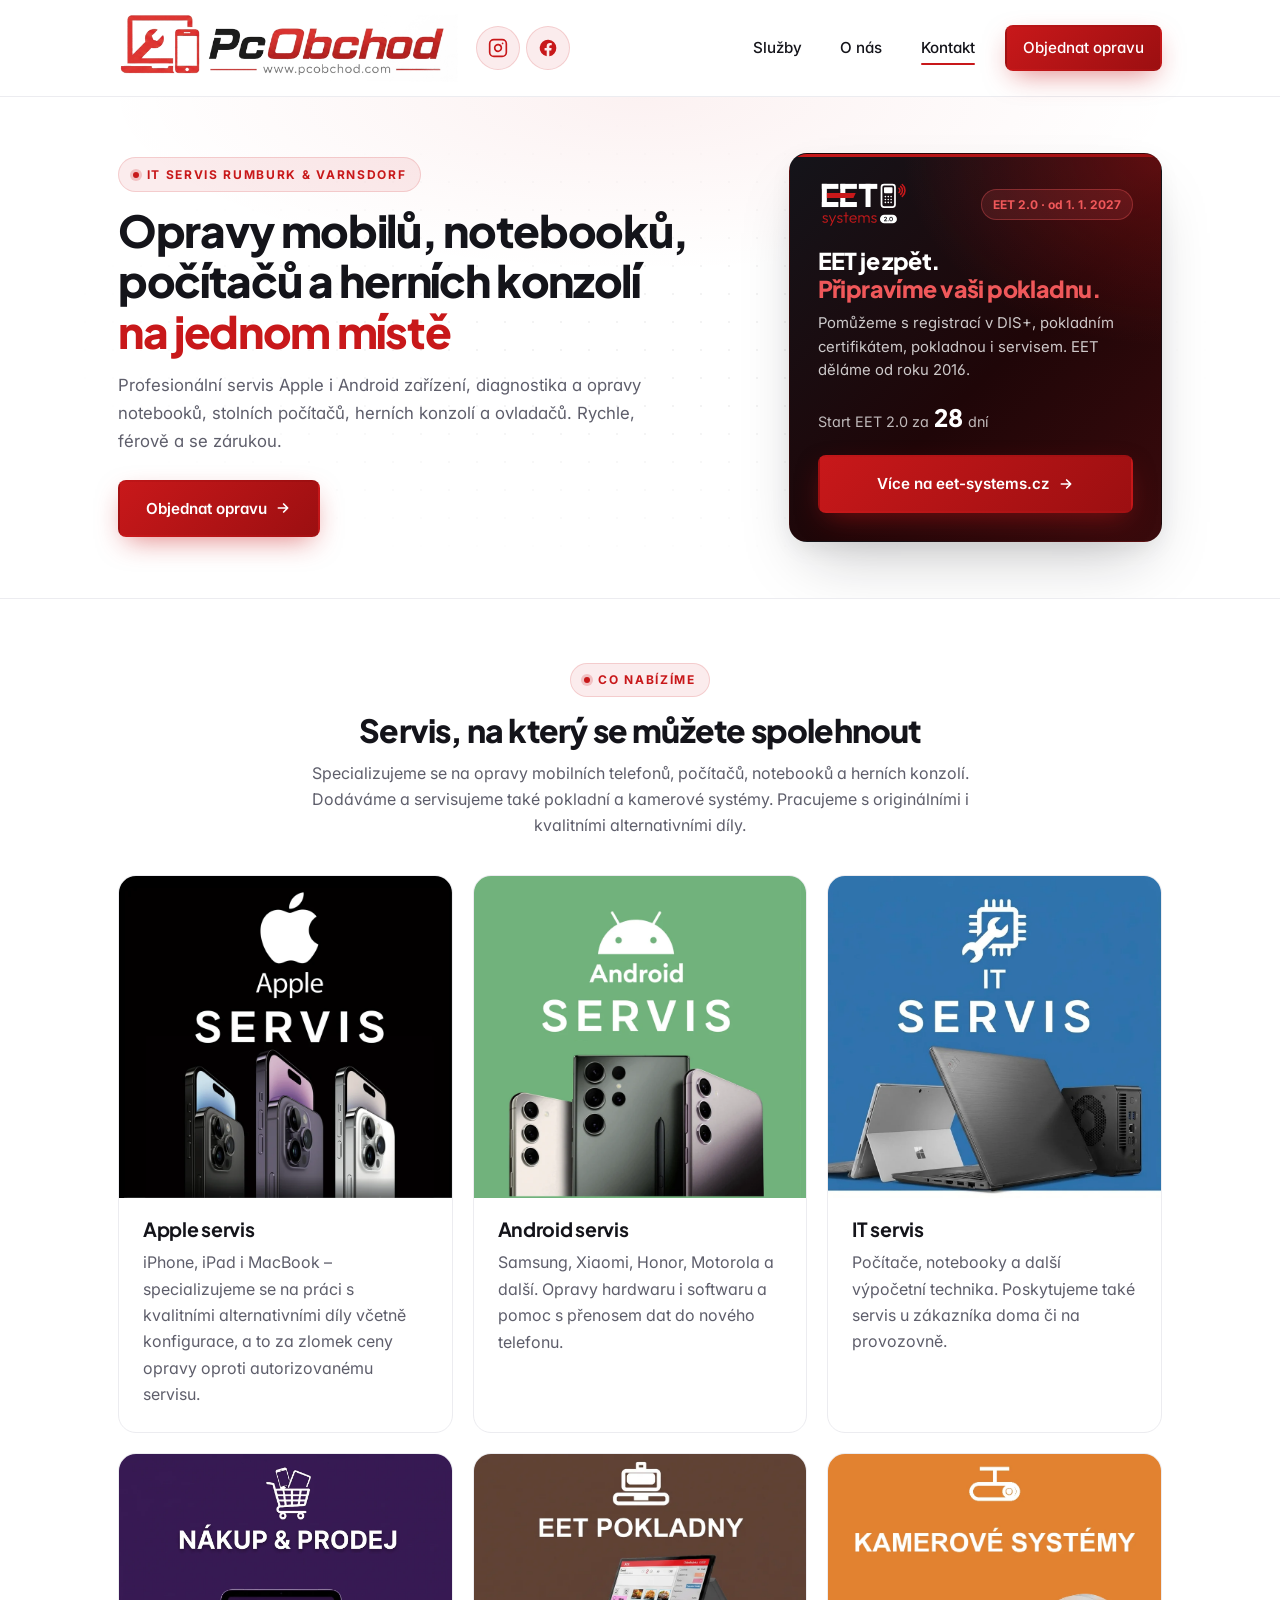
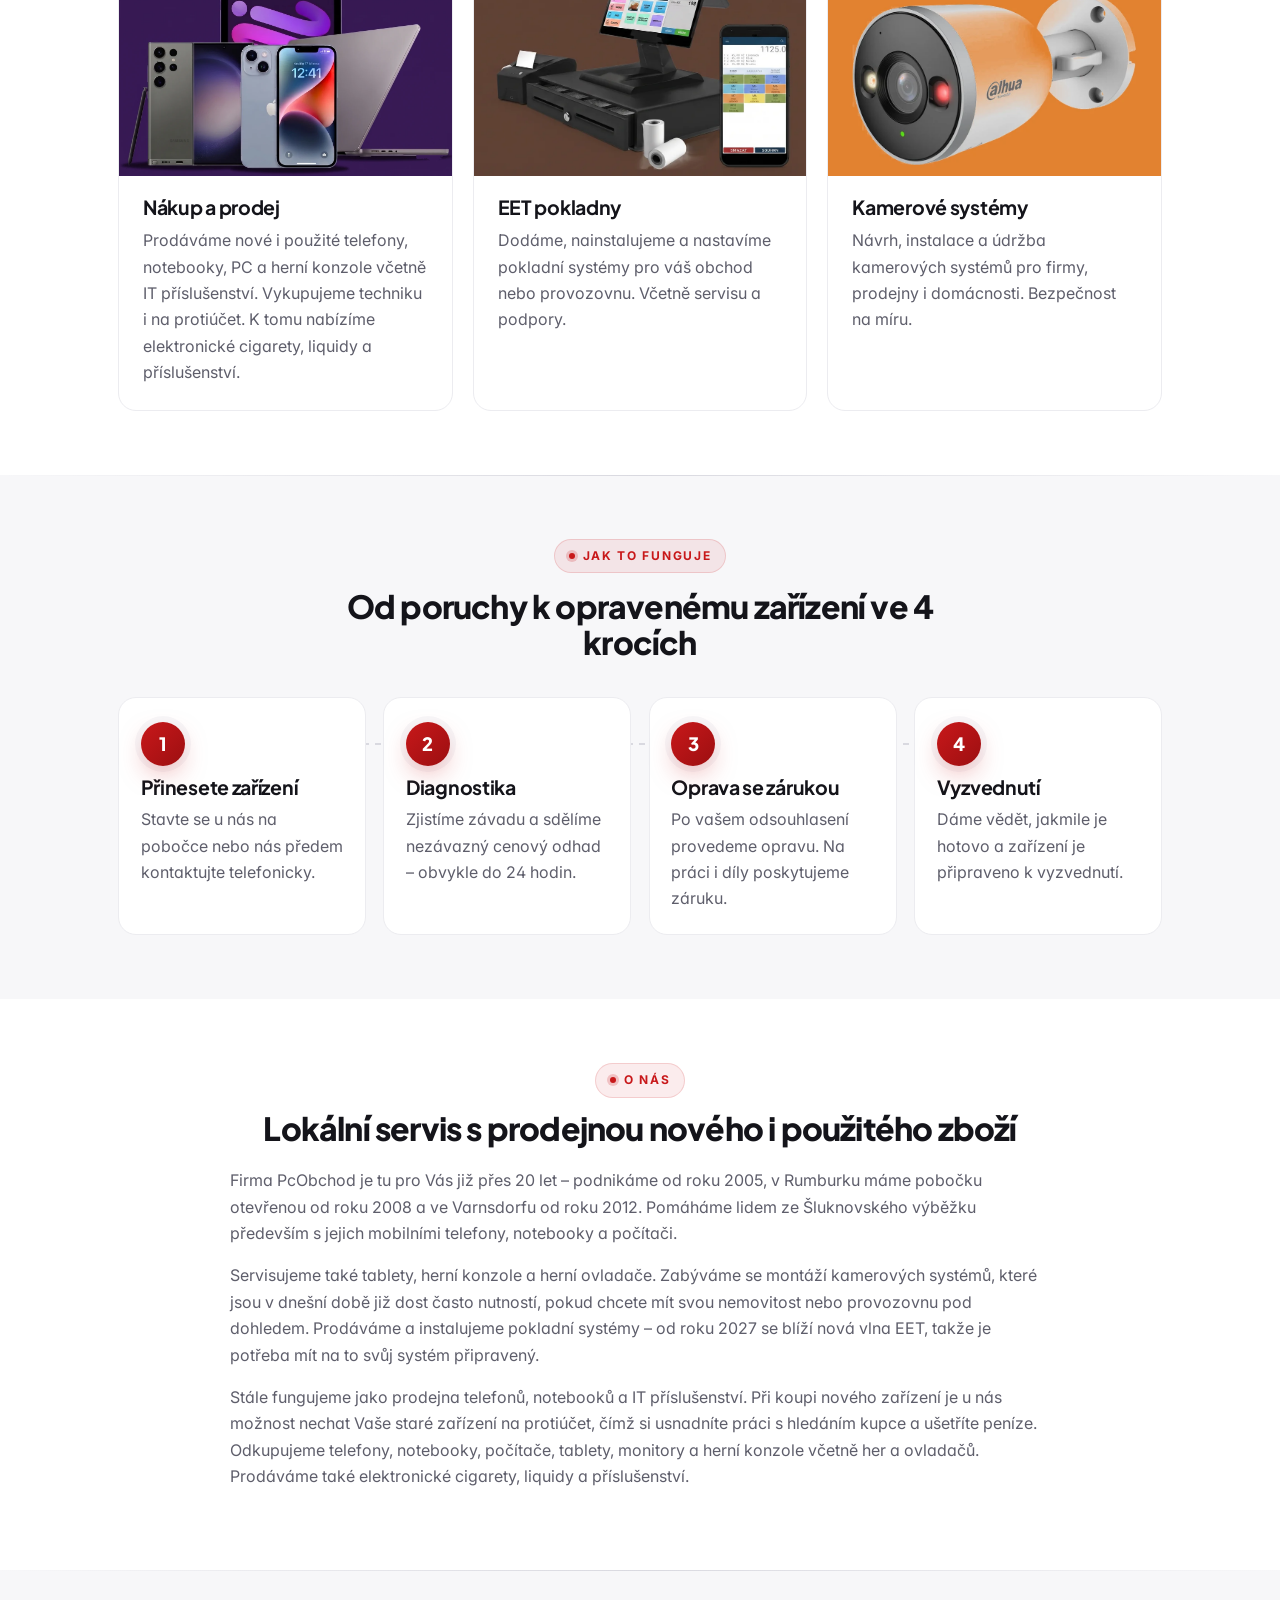
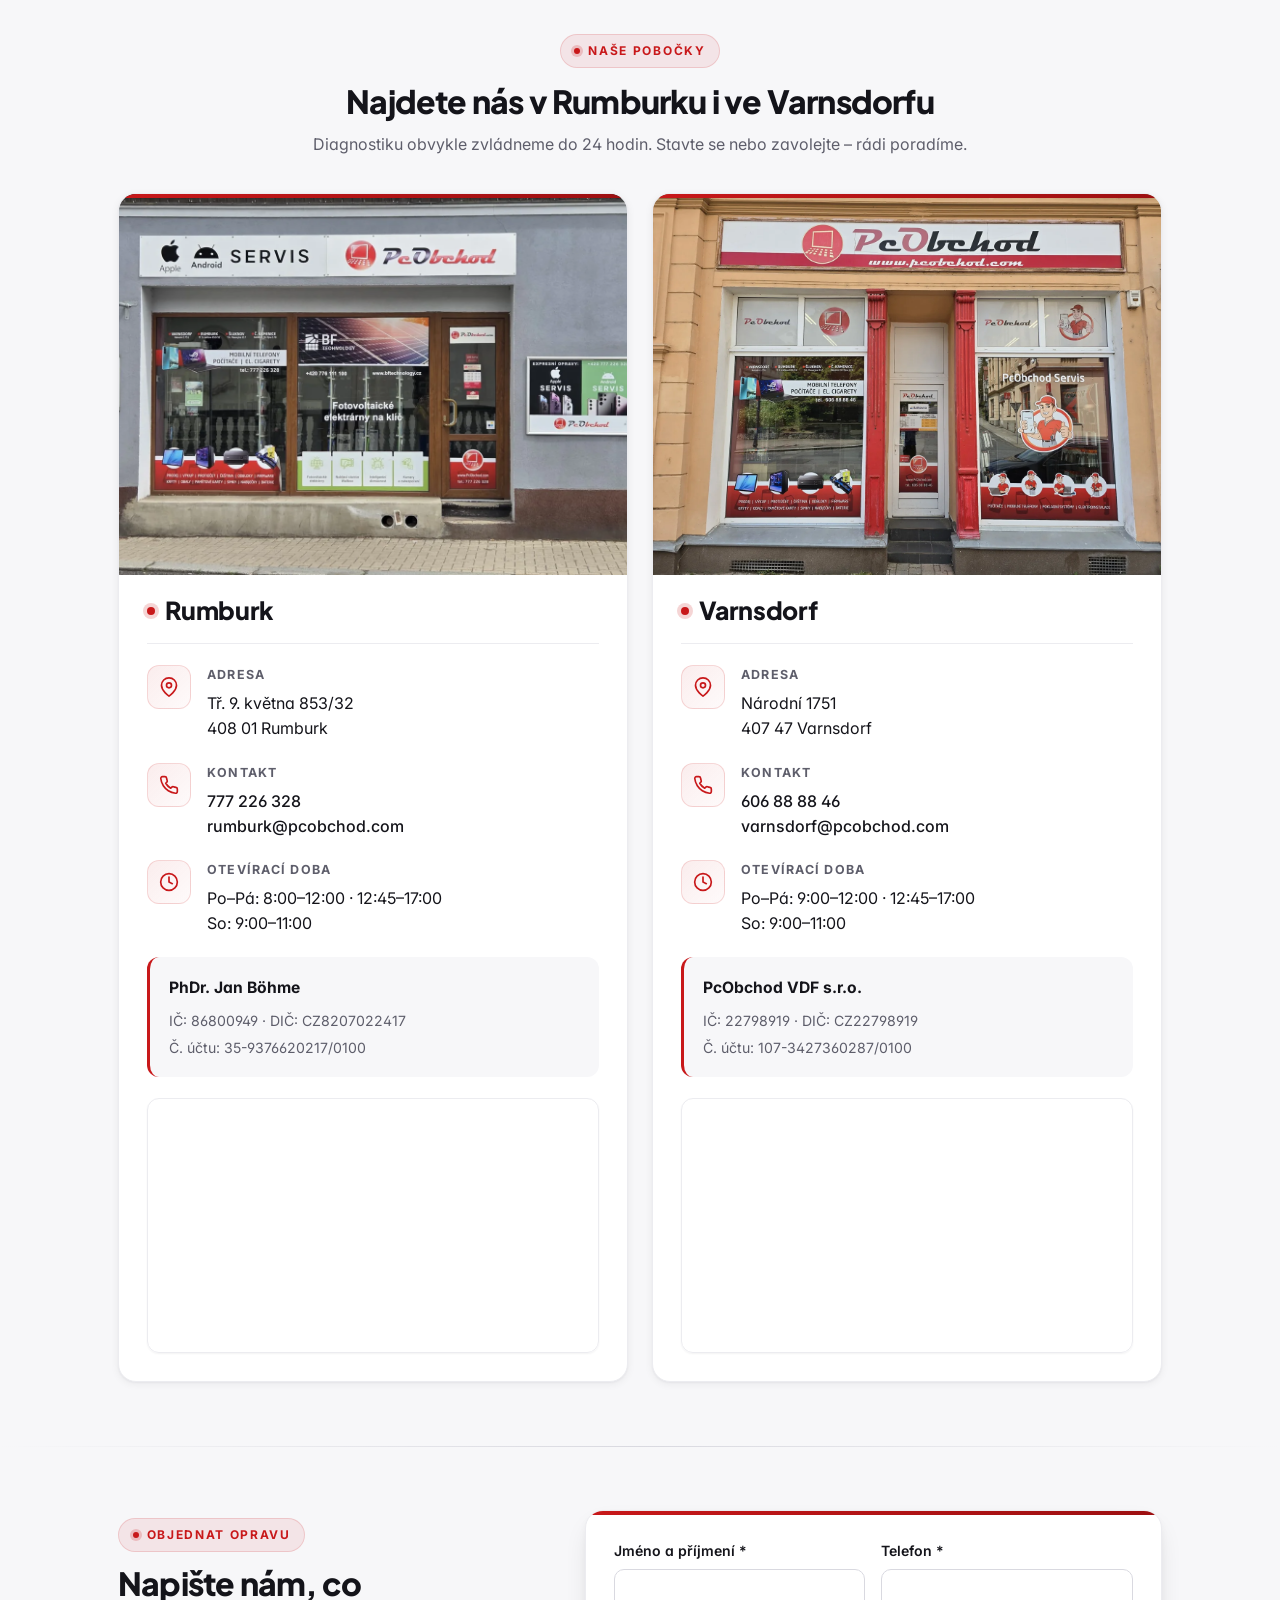
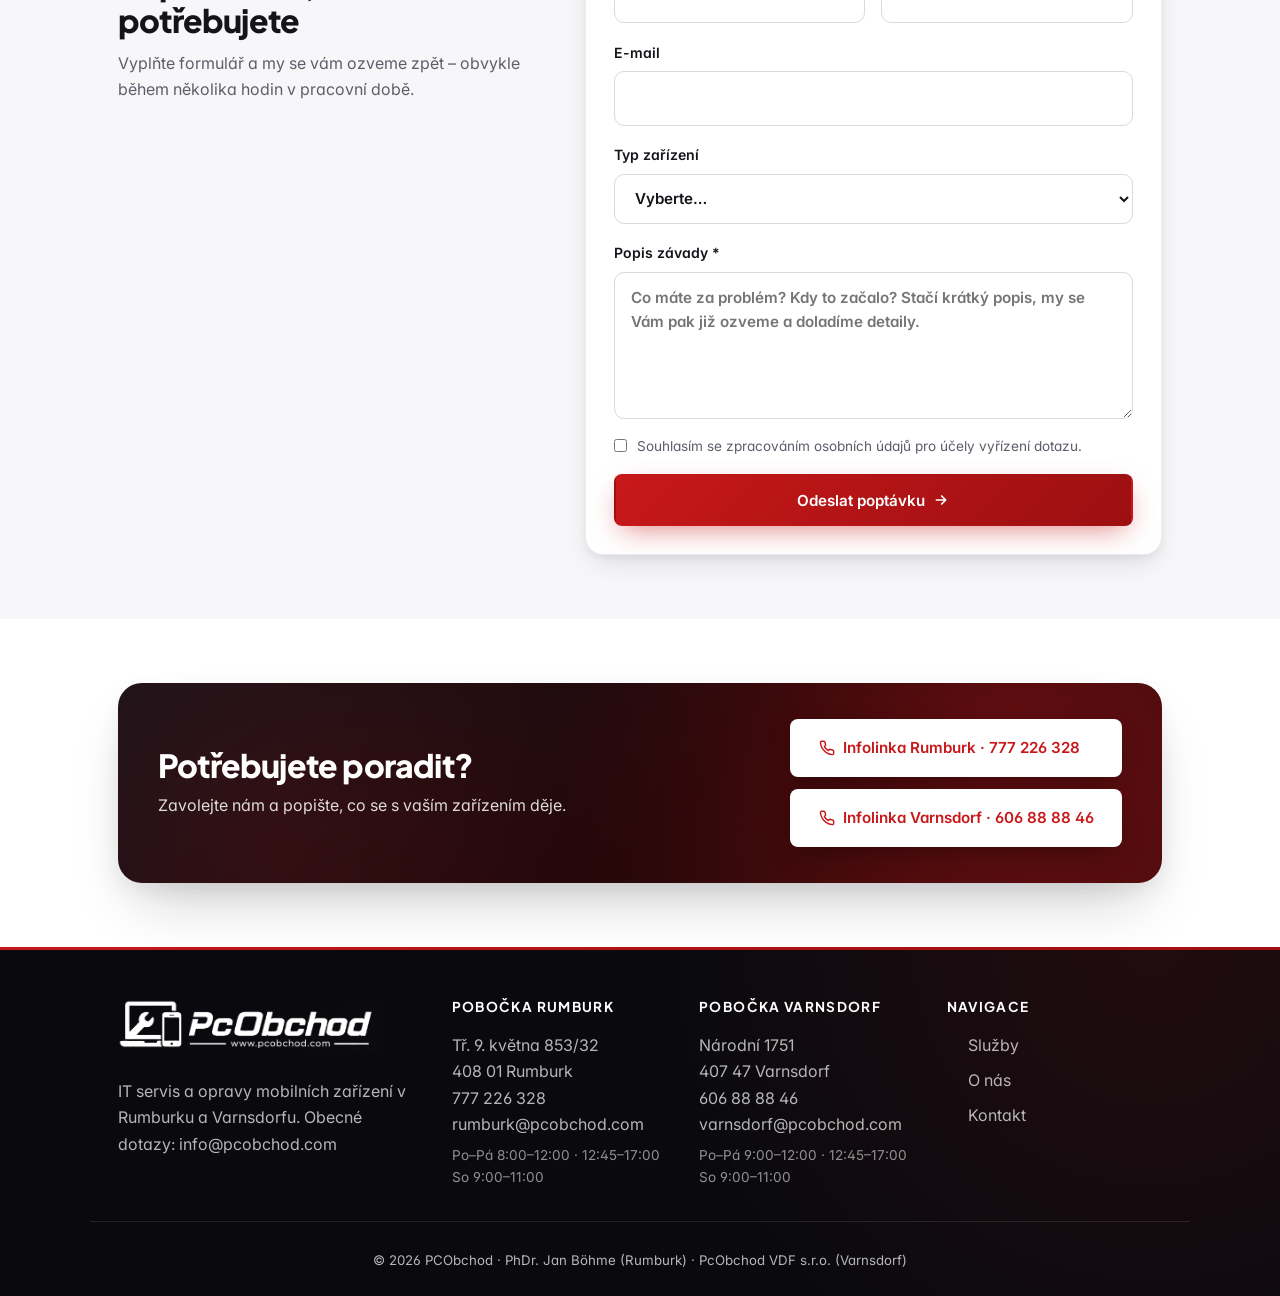
<file: index.html>
<!DOCTYPE html>
<html lang="cs">
<head>
    <meta charset="UTF-8">
    <meta name="viewport" content="width=device-width, initial-scale=1.0">
    <meta name="description" content="PCObchod Rumburk – IT servis, opravy mobilů, telefonů, počítačů a notebooků. Apple a Android servis. Tř. 9. května 853/32, Rumburk.">
    <meta name="theme-color" content="#c8181a">
    <title>PCObchod Rumburk – IT servis, opravy mobilů a počítačů</title>
    <link rel="canonical" href="https://www.pcobchod.com/">
    <link rel="icon" type="image/png" sizes="32x32" href="img/favicon-32.png">
    <link rel="icon" type="image/png" sizes="192x192" href="img/favicon-192.png">
    <link rel="icon" type="image/png" sizes="512x512" href="img/favicon-512.png">
    <link rel="apple-touch-icon" sizes="180x180" href="img/apple-touch-icon.png">
    <link rel="shortcut icon" href="img/favicon.png">
    <link rel="preconnect" href="https://fonts.googleapis.com">
    <link rel="preconnect" href="https://fonts.gstatic.com" crossorigin>
    <link rel="stylesheet" href="https://fonts.googleapis.com/css2?family=Inter:wght@400;500;600;700&family=Plus+Jakarta+Sans:wght@600;700;800&display=swap">
    <link rel="stylesheet" href="css/style.css?v=20261111-1">
</head>
<body>
    <header class="header">
        <div class="container header-inner">
            <div class="header-left">
                <a href="#top" class="logo">
                    <img src="img/logo_new.webp" alt="PCObchod – IT servis Rumburk" width="1200" height="253">
                </a>
                <div class="header-social">
                    <a href="https://www.instagram.com/pcobchod.servis/" target="_blank" rel="noopener" class="social-btn social-btn-light" aria-label="Instagram">
                        <svg viewBox="0 0 24 24" fill="none" stroke="currentColor" stroke-width="2" stroke-linecap="round" stroke-linejoin="round"><rect x="2" y="2" width="20" height="20" rx="5" ry="5"/><path d="M16 11.37A4 4 0 1 1 12.63 8 4 4 0 0 1 16 11.37z"/><line x1="17.5" y1="6.5" x2="17.51" y2="6.5"/></svg>
                    </a>
                    <a href="https://www.facebook.com/PCOBCHOD?locale=cs_CZ" target="_blank" rel="noopener" class="social-btn social-btn-light" aria-label="Facebook">
                        <svg viewBox="0 0 24 24" fill="currentColor"><path d="M22 12a10 10 0 1 0-11.56 9.88v-6.99H7.9V12h2.54V9.8c0-2.51 1.49-3.89 3.78-3.89 1.09 0 2.24.2 2.24.2v2.46h-1.26c-1.24 0-1.63.77-1.63 1.56V12h2.78l-.44 2.89h-2.34v6.99A10 10 0 0 0 22 12z"/></svg>
                    </a>
                </div>
            </div>
            <button class="nav-toggle" aria-label="Otevřít menu" aria-expanded="false">
                <span></span><span></span><span></span>
            </button>
            <nav class="nav">
                <a href="#sluzby">Služby</a>
                <a href="#o-nas">O nás</a>
                <a href="#kontakt">Kontakt</a>
                <a href="#objednat" class="btn btn-primary btn-sm">Objednat opravu</a>
            </nav>
        </div>
    </header>

    <span id="top"></span>

    <section class="hero">
        <div class="container hero-inner">
            <div class="hero-text" data-reveal>
                <span class="eyebrow">IT servis Rumburk &amp; Varnsdorf</span>
                <h1>Opravy mobilů, notebooků, počítačů a herních konzolí <span class="accent">na jednom místě</span></h1>
                <p class="lead">Profesionální servis Apple i Android zařízení, diagnostika a opravy notebooků, stolních počítačů, herních konzolí a ovladačů. Rychle, férově a se zárukou.</p>
                <div class="hero-cta">
                    <a href="#objednat" class="btn btn-primary">
                        Objednat opravu
                        <svg viewBox="0 0 24 24" fill="none" stroke="currentColor" stroke-width="2.5" stroke-linecap="round" stroke-linejoin="round"><path d="M5 12h14M13 6l6 6-6 6"/></svg>
                    </a>
                </div>
            </div>
            <aside class="hero-aside hero-eet" data-reveal style="--reveal-delay: 120ms" aria-label="EET 2.0 – EET Systems">
                <div class="hero-eet-top">
                    <img src="img/eet-systems-logo.svg" alt="EET Systems" width="478" height="259">
                    <span class="hero-eet-pill">EET 2.0 · od 1. 1. 2027</span>
                </div>
                <h2 class="hero-eet-title">EET je zpět. <span>Připravíme vaši pokladnu.</span></h2>
                <p class="hero-eet-text">Pomůžeme s registrací v DIS+, pokladním certifikátem, pokladnou i servisem. EET děláme od roku 2016.</p>
                <p class="hero-eet-odpocet" hidden>Start EET 2.0 za <strong id="eet-dni">51</strong> <span id="eet-dni-jednotka">dní</span></p>
                <a href="https://eet-systems.cz/" class="btn btn-primary hero-eet-btn" target="_blank" rel="noopener">
                    Více na eet-systems.cz
                    <svg viewBox="0 0 24 24" fill="none" stroke="currentColor" stroke-width="2.5" stroke-linecap="round" stroke-linejoin="round"><path d="M5 12h14M13 6l6 6-6 6"/></svg>
                </a>
            </aside>
        </div>
    </section>

    <section class="section" id="sluzby">
        <div class="container">
            <div class="section-head" data-reveal>
                <span class="eyebrow">Co nabízíme</span>
                <h2>Servis, na který se můžete spolehnout</h2>
                <p>Specializujeme se na opravy mobilních telefonů, počítačů, notebooků a herních konzolí. Dodáváme a servisujeme také pokladní a kamerové systémy. Pracujeme s originálními i kvalitními alternativními díly.</p>
            </div>

            <div class="grid grid-services">
                <article class="service-card service-card-image" data-reveal>
                    <div class="service-image">
                        <img src="img/service-apple.webp" alt="Apple servis – iPhone, iPad, MacBook" width="900" height="872" loading="lazy">
                    </div>
                    <div class="service-body">
                        <h3>Apple servis</h3>
                        <p>iPhone, iPad i MacBook – specializujeme se na práci s kvalitními alternativními díly včetně konfigurace, a to za zlomek ceny opravy oproti autorizovanému servisu.</p>
                    </div>
                </article>

                <article class="service-card service-card-image" data-reveal style="--reveal-delay: 100ms">
                    <div class="service-image">
                        <img src="img/service-android.webp" alt="Android servis – Samsung, Xiaomi, Huawei" width="900" height="872" loading="lazy">
                    </div>
                    <div class="service-body">
                        <h3>Android servis</h3>
                        <p>Samsung, Xiaomi, Honor, Motorola a další. Opravy hardwaru i softwaru a pomoc s přenosem dat do nového telefonu.</p>
                    </div>
                </article>

                <article class="service-card service-card-image" data-reveal style="--reveal-delay: 200ms">
                    <div class="service-image">
                        <img src="img/servis_new.webp" alt="IT servis – počítače a notebooky" width="1024" height="992" loading="lazy">
                    </div>
                    <div class="service-body">
                        <h3>IT servis</h3>
                        <p>Počítače, notebooky a další výpočetní technika. Poskytujeme také servis u zákazníka doma či na provozovně.</p>
                    </div>
                </article>

                <article class="service-card service-card-image" data-reveal style="--reveal-delay: 300ms">
                    <div class="service-image">
                        <img src="img/nakup_prodej.webp" alt="Nákup a prodej – telefony, tablety, notebooky" width="1200" height="1161" loading="lazy">
                    </div>
                    <div class="service-body">
                        <h3>Nákup a prodej</h3>
                        <p>Prodáváme nové i použité telefony, notebooky, PC a herní konzole včetně IT příslušenství. Vykupujeme techniku i na protiúčet. K tomu nabízíme elektronické cigarety, liquidy a příslušenství.</p>
                    </div>
                </article>

                <article class="service-card service-card-image" data-reveal style="--reveal-delay: 400ms">
                    <div class="service-image">
                        <img src="img/service-eet.webp" alt="EET pokladny" width="1200" height="899" loading="lazy">
                    </div>
                    <div class="service-body">
                        <h3>EET pokladny</h3>
                        <p>Dodáme, nainstalujeme a nastavíme pokladní systémy pro váš obchod nebo provozovnu. Včetně servisu a podpory.</p>
                    </div>
                </article>

                <article class="service-card service-card-image" data-reveal style="--reveal-delay: 500ms">
                    <div class="service-image">
                        <img src="img/service-kamery.webp" alt="Kamerové systémy" width="900" height="900" loading="lazy">
                    </div>
                    <div class="service-body">
                        <h3>Kamerové systémy</h3>
                        <p>Návrh, instalace a údržba kamerových systémů pro firmy, prodejny i domácnosti. Bezpečnost na míru.</p>
                    </div>
                </article>
            </div>
        </div>
    </section>

    <section class="section section-alt">
        <div class="container">
            <div class="section-head" data-reveal>
                <span class="eyebrow">Jak to funguje</span>
                <h2>Od poruchy k opravenému zařízení ve 4 krocích</h2>
            </div>

            <ol class="steps">
                <li data-reveal>
                    <span class="step-num">1</span>
                    <h3>Přinesete zařízení</h3>
                    <p>Stavte se u nás na pobočce nebo nás předem kontaktujte telefonicky.</p>
                </li>
                <li data-reveal style="--reveal-delay: 100ms">
                    <span class="step-num">2</span>
                    <h3>Diagnostika</h3>
                    <p>Zjistíme závadu a sdělíme nezávazný cenový odhad – obvykle do 24 hodin.</p>
                </li>
                <li data-reveal style="--reveal-delay: 200ms">
                    <span class="step-num">3</span>
                    <h3>Oprava se zárukou</h3>
                    <p>Po vašem odsouhlasení provedeme opravu. Na práci i díly poskytujeme záruku.</p>
                </li>
                <li data-reveal style="--reveal-delay: 300ms">
                    <span class="step-num">4</span>
                    <h3>Vyzvednutí</h3>
                    <p>Dáme vědět, jakmile je hotovo a zařízení je připraveno k vyzvednutí.</p>
                </li>
            </ol>
        </div>
    </section>

    <section class="section" id="o-nas">
        <div class="container">
            <div class="about-text" data-reveal>
                <span class="eyebrow">O nás</span>
                <h2>Lokální servis s prodejnou nového i použitého zboží</h2>
                <p>Firma PcObchod je tu pro Vás již přes 20 let – podnikáme od roku 2005, v Rumburku máme pobočku otevřenou od roku 2008 a ve Varnsdorfu od roku 2012. Pomáháme lidem ze Šluknovského výběžku především s jejich mobilními telefony, notebooky a počítači.</p>
                <p>Servisujeme také tablety, herní konzole a herní ovladače. Zabýváme se montáží kamerových systémů, které jsou v dnešní době již dost často nutností, pokud chcete mít svou nemovitost nebo provozovnu pod dohledem. Prodáváme a instalujeme pokladní systémy – od roku 2027 se blíží nová vlna EET, takže je potřeba mít na to svůj systém připravený.</p>
                <p>Stále fungujeme jako prodejna telefonů, notebooků a IT příslušenství. Při koupi nového zařízení je u nás možnost nechat Vaše staré zařízení na protiúčet, čímž si usnadníte práci s hledáním kupce a ušetříte peníze. Odkupujeme telefony, notebooky, počítače, tablety, monitory a herní konzole včetně her a ovladačů. Prodáváme také elektronické cigarety, liquidy a příslušenství.</p>
            </div>
        </div>
    </section>

    <section class="section section-alt" id="kontakt">
        <div class="container">
            <div class="section-head" data-reveal>
                <span class="eyebrow">Naše pobočky</span>
                <h2>Najdete nás v Rumburku i ve Varnsdorfu</h2>
                <p>Diagnostiku obvykle zvládneme do 24 hodin. Stavte se nebo zavolejte – rádi poradíme.</p>
            </div>

            <div class="branches">
                <article class="branch-card" data-reveal>
                    <div class="branch-photo">
                        <img src="img/rbk_prodejna.webp" alt="Pobočka PCObchod Rumburk – Tř. 9. května 853/32" width="1400" height="788" loading="lazy">
                    </div>
                    <header class="branch-head">
                        <h3>Rumburk</h3>
                    </header>

                    <div class="branch-row">
                        <div class="branch-icon" aria-hidden="true">
                            <svg viewBox="0 0 24 24"><path d="M21 10c0 7-9 13-9 13s-9-6-9-13a9 9 0 0 1 18 0z"/><circle cx="12" cy="10" r="3"/></svg>
                        </div>
                        <div>
                            <strong>Adresa</strong>
                            <p>Tř. 9. května 853/32<br>408 01 Rumburk</p>
                        </div>
                    </div>

                    <div class="branch-row">
                        <div class="branch-icon" aria-hidden="true">
                            <svg viewBox="0 0 24 24"><path d="M22 16.92v3a2 2 0 0 1-2.18 2 19.79 19.79 0 0 1-8.63-3.07 19.5 19.5 0 0 1-6-6 19.79 19.79 0 0 1-3.07-8.67A2 2 0 0 1 4.11 2h3a2 2 0 0 1 2 1.72 12.84 12.84 0 0 0 .7 2.81 2 2 0 0 1-.45 2.11L8.09 9.91a16 16 0 0 0 6 6l1.27-1.27a2 2 0 0 1 2.11-.45 12.84 12.84 0 0 0 2.81.7A2 2 0 0 1 22 16.92z"/></svg>
                        </div>
                        <div>
                            <strong>Kontakt</strong>
                            <p><a href="tel:+420777226328">777 226 328</a><br>
                            <a href="mailto:rumburk@pcobchod.com">rumburk@pcobchod.com</a></p>
                        </div>
                    </div>

                    <div class="branch-row">
                        <div class="branch-icon" aria-hidden="true">
                            <svg viewBox="0 0 24 24"><circle cx="12" cy="12" r="10"/><polyline points="12 6 12 12 16 14"/></svg>
                        </div>
                        <div>
                            <strong>Otevírací doba</strong>
                            <p>Po–Pá: 8:00–12:00 · 12:45–17:00<br>So: 9:00–11:00</p>
                        </div>
                    </div>

                    <div class="branch-business">
                        <strong>PhDr. Jan Böhme</strong>
                        <span>IČ: 86800949 · DIČ: CZ8207022417</span>
                        <span>Č. účtu: 35-9376620217/0100</span>
                    </div>

                    <div class="branch-map">
                        <iframe
                            src="https://www.openstreetmap.org/export/embed.html?bbox=14.5450%2C50.9480%2C14.5650%2C50.9580&amp;layer=mapnik&amp;marker=50.9530%2C14.5550"
                            title="Mapa – Rumburk Tř. 9. května 853/32"
                            loading="lazy"></iframe>
                    </div>
                </article>

                <article class="branch-card" data-reveal style="--reveal-delay: 150ms">
                    <div class="branch-photo">
                        <img src="img/vdf_prodejna.webp" alt="Pobočka PCObchod Varnsdorf – Národní 1751" width="1400" height="1050" loading="lazy">
                    </div>
                    <header class="branch-head">
                        <h3>Varnsdorf</h3>
                    </header>

                    <div class="branch-row">
                        <div class="branch-icon" aria-hidden="true">
                            <svg viewBox="0 0 24 24"><path d="M21 10c0 7-9 13-9 13s-9-6-9-13a9 9 0 0 1 18 0z"/><circle cx="12" cy="10" r="3"/></svg>
                        </div>
                        <div>
                            <strong>Adresa</strong>
                            <p>Národní 1751<br>407 47 Varnsdorf</p>
                        </div>
                    </div>

                    <div class="branch-row">
                        <div class="branch-icon" aria-hidden="true">
                            <svg viewBox="0 0 24 24"><path d="M22 16.92v3a2 2 0 0 1-2.18 2 19.79 19.79 0 0 1-8.63-3.07 19.5 19.5 0 0 1-6-6 19.79 19.79 0 0 1-3.07-8.67A2 2 0 0 1 4.11 2h3a2 2 0 0 1 2 1.72 12.84 12.84 0 0 0 .7 2.81 2 2 0 0 1-.45 2.11L8.09 9.91a16 16 0 0 0 6 6l1.27-1.27a2 2 0 0 1 2.11-.45 12.84 12.84 0 0 0 2.81.7A2 2 0 0 1 22 16.92z"/></svg>
                        </div>
                        <div>
                            <strong>Kontakt</strong>
                            <p><a href="tel:+420606888846">606 88 88 46</a><br>
                            <a href="mailto:varnsdorf@pcobchod.com">varnsdorf@pcobchod.com</a></p>
                        </div>
                    </div>

                    <div class="branch-row">
                        <div class="branch-icon" aria-hidden="true">
                            <svg viewBox="0 0 24 24"><circle cx="12" cy="12" r="10"/><polyline points="12 6 12 12 16 14"/></svg>
                        </div>
                        <div>
                            <strong>Otevírací doba</strong>
                            <p>Po–Pá: 9:00–12:00 · 12:45–17:00<br>So: 9:00–11:00</p>
                        </div>
                    </div>

                    <div class="branch-business">
                        <strong>PcObchod VDF s.r.o.</strong>
                        <span>IČ: 22798919 · DIČ: CZ22798919</span>
                        <span>Č. účtu: 107-3427360287/0100</span>
                    </div>

                    <div class="branch-map">
                        <iframe
                            src="https://www.openstreetmap.org/export/embed.html?bbox=14.6080%2C50.9050%2C14.6280%2C50.9150&amp;layer=mapnik&amp;marker=50.9097%2C14.6172"
                            title="Mapa – Varnsdorf Národní 1751"
                            loading="lazy"></iframe>
                    </div>
                </article>
            </div>
        </div>
    </section>

    <section class="section section-alt" id="objednat">
        <div class="container">
            <div class="form-wrap">
                <div class="form-text" data-reveal>
                    <span class="eyebrow">Objednat opravu</span>
                    <h2>Napište nám, co potřebujete</h2>
                    <p>Vyplňte formulář a my se vám ozveme zpět – obvykle během několika hodin v pracovní době.</p>
                </div>

                <form class="form" action="https://api.web3forms.com/submit" method="POST" data-reveal style="--reveal-delay: 150ms">
                    <input type="hidden" name="access_key" value="a232e8a3-eaba-466a-b5f4-cc34fd7a3a84">
                    <input type="hidden" name="subject" value="Nová poptávka z webu PCObchod">
                    <input type="hidden" name="from_name" value="PCObchod – web formulář">
                    <input type="checkbox" name="botcheck" style="display:none" tabindex="-1" autocomplete="off">

                    <div class="form-row">
                        <label>
                            <span>Jméno a příjmení *</span>
                            <input type="text" name="name" required autocomplete="name">
                        </label>
                        <label>
                            <span>Telefon *</span>
                            <input type="tel" name="phone" required autocomplete="tel">
                        </label>
                    </div>
                    <label>
                        <span>E-mail</span>
                        <input type="email" name="email" autocomplete="email">
                    </label>
                    <label>
                        <span>Typ zařízení</span>
                        <select name="device">
                            <option value="">Vyberte…</option>
                            <option>Apple telefon</option>
                            <option>Android telefon</option>
                            <option>Apple tablet</option>
                            <option>Android tablet</option>
                            <option>Notebook</option>
                            <option>Stolní počítač</option>
                            <option>Herní konzole</option>
                            <option>Jiné</option>
                        </select>
                    </label>
                    <label>
                        <span>Popis závady *</span>
                        <textarea name="message" rows="5" required placeholder="Co máte za problém? Kdy to začalo? Stačí krátký popis, my se Vám pak již ozveme a doladíme detaily."></textarea>
                    </label>
                    <label class="check">
                        <input type="checkbox" required>
                        <span>Souhlasím se zpracováním osobních údajů pro účely vyřízení dotazu.</span>
                    </label>
                    <button type="submit" class="btn btn-primary">
                        Odeslat poptávku
                        <svg viewBox="0 0 24 24" fill="none" stroke="currentColor" stroke-width="2.5" stroke-linecap="round" stroke-linejoin="round"><path d="M5 12h14M13 6l6 6-6 6"/></svg>
                    </button>
                </form>
            </div>
        </div>
    </section>

    <section class="section">
        <div class="container">
            <div class="cta-box" data-reveal>
                <div>
                    <h2>Potřebujete poradit?</h2>
                    <p>Zavolejte nám a popište, co se s vaším zařízením děje.</p>
                </div>
                <div class="cta-actions">
                    <a href="tel:+420777226328" class="btn btn-primary">
                        <svg viewBox="0 0 24 24" fill="none" stroke="currentColor" stroke-width="2.2" stroke-linecap="round" stroke-linejoin="round"><path d="M22 16.92v3a2 2 0 0 1-2.18 2 19.79 19.79 0 0 1-8.63-3.07 19.5 19.5 0 0 1-6-6 19.79 19.79 0 0 1-3.07-8.67A2 2 0 0 1 4.11 2h3a2 2 0 0 1 2 1.72 12.84 12.84 0 0 0 .7 2.81 2 2 0 0 1-.45 2.11L8.09 9.91a16 16 0 0 0 6 6l1.27-1.27a2 2 0 0 1 2.11-.45 12.84 12.84 0 0 0 2.81.7A2 2 0 0 1 22 16.92z"/></svg>
                        Infolinka Rumburk · 777 226 328
                    </a>
                    <a href="tel:+420606888846" class="btn btn-primary">
                        <svg viewBox="0 0 24 24" fill="none" stroke="currentColor" stroke-width="2.2" stroke-linecap="round" stroke-linejoin="round"><path d="M22 16.92v3a2 2 0 0 1-2.18 2 19.79 19.79 0 0 1-8.63-3.07 19.5 19.5 0 0 1-6-6 19.79 19.79 0 0 1-3.07-8.67A2 2 0 0 1 4.11 2h3a2 2 0 0 1 2 1.72 12.84 12.84 0 0 0 .7 2.81 2 2 0 0 1-.45 2.11L8.09 9.91a16 16 0 0 0 6 6l1.27-1.27a2 2 0 0 1 2.11-.45 12.84 12.84 0 0 0 2.81.7A2 2 0 0 1 22 16.92z"/></svg>
                        Infolinka Varnsdorf · 606 88 88 46
                    </a>
                </div>
            </div>
        </div>
    </section>

    <footer class="footer">
        <div class="container footer-inner">
            <div>
                <a href="#top" class="logo logo-light">
                    <img src="img/logo_new.webp" alt="PCObchod" width="1200" height="253" loading="lazy">
                </a>
                <p>IT servis a opravy mobilních zařízení v Rumburku a Varnsdorfu. Obecné dotazy: <a href="mailto:info@pcobchod.com">info@pcobchod.com</a></p>
            </div>
            <div>
                <h4>Pobočka Rumburk</h4>
                <p>Tř. 9. května 853/32<br>408 01 Rumburk</p>
                <p><a href="tel:+420777226328">777 226 328</a><br><a href="mailto:rumburk@pcobchod.com">rumburk@pcobchod.com</a></p>
                <p class="footer-small">Po–Pá 8:00–12:00 · 12:45–17:00<br>So 9:00–11:00</p>
            </div>
            <div>
                <h4>Pobočka Varnsdorf</h4>
                <p>Národní 1751<br>407 47 Varnsdorf</p>
                <p><a href="tel:+420606888846">606 88 88 46</a><br><a href="mailto:varnsdorf@pcobchod.com">varnsdorf@pcobchod.com</a></p>
                <p class="footer-small">Po–Pá 9:00–12:00 · 12:45–17:00<br>So 9:00–11:00</p>
            </div>
            <div>
                <h4>Navigace</h4>
                <ul class="footer-links">
                    <li><a href="#sluzby">Služby</a></li>
                    <li><a href="#o-nas">O nás</a></li>
                    <li><a href="#kontakt">Kontakt</a></li>
                </ul>
            </div>
        </div>
        <div class="container footer-bottom">
            <p>© 2026 PCObchod · PhDr. Jan Böhme (Rumburk) · PcObchod VDF s.r.o. (Varnsdorf)</p>
        </div>
    </footer>

    <script src="js/main.js?v=20261111-1"></script>
</body>
</html>
</file>
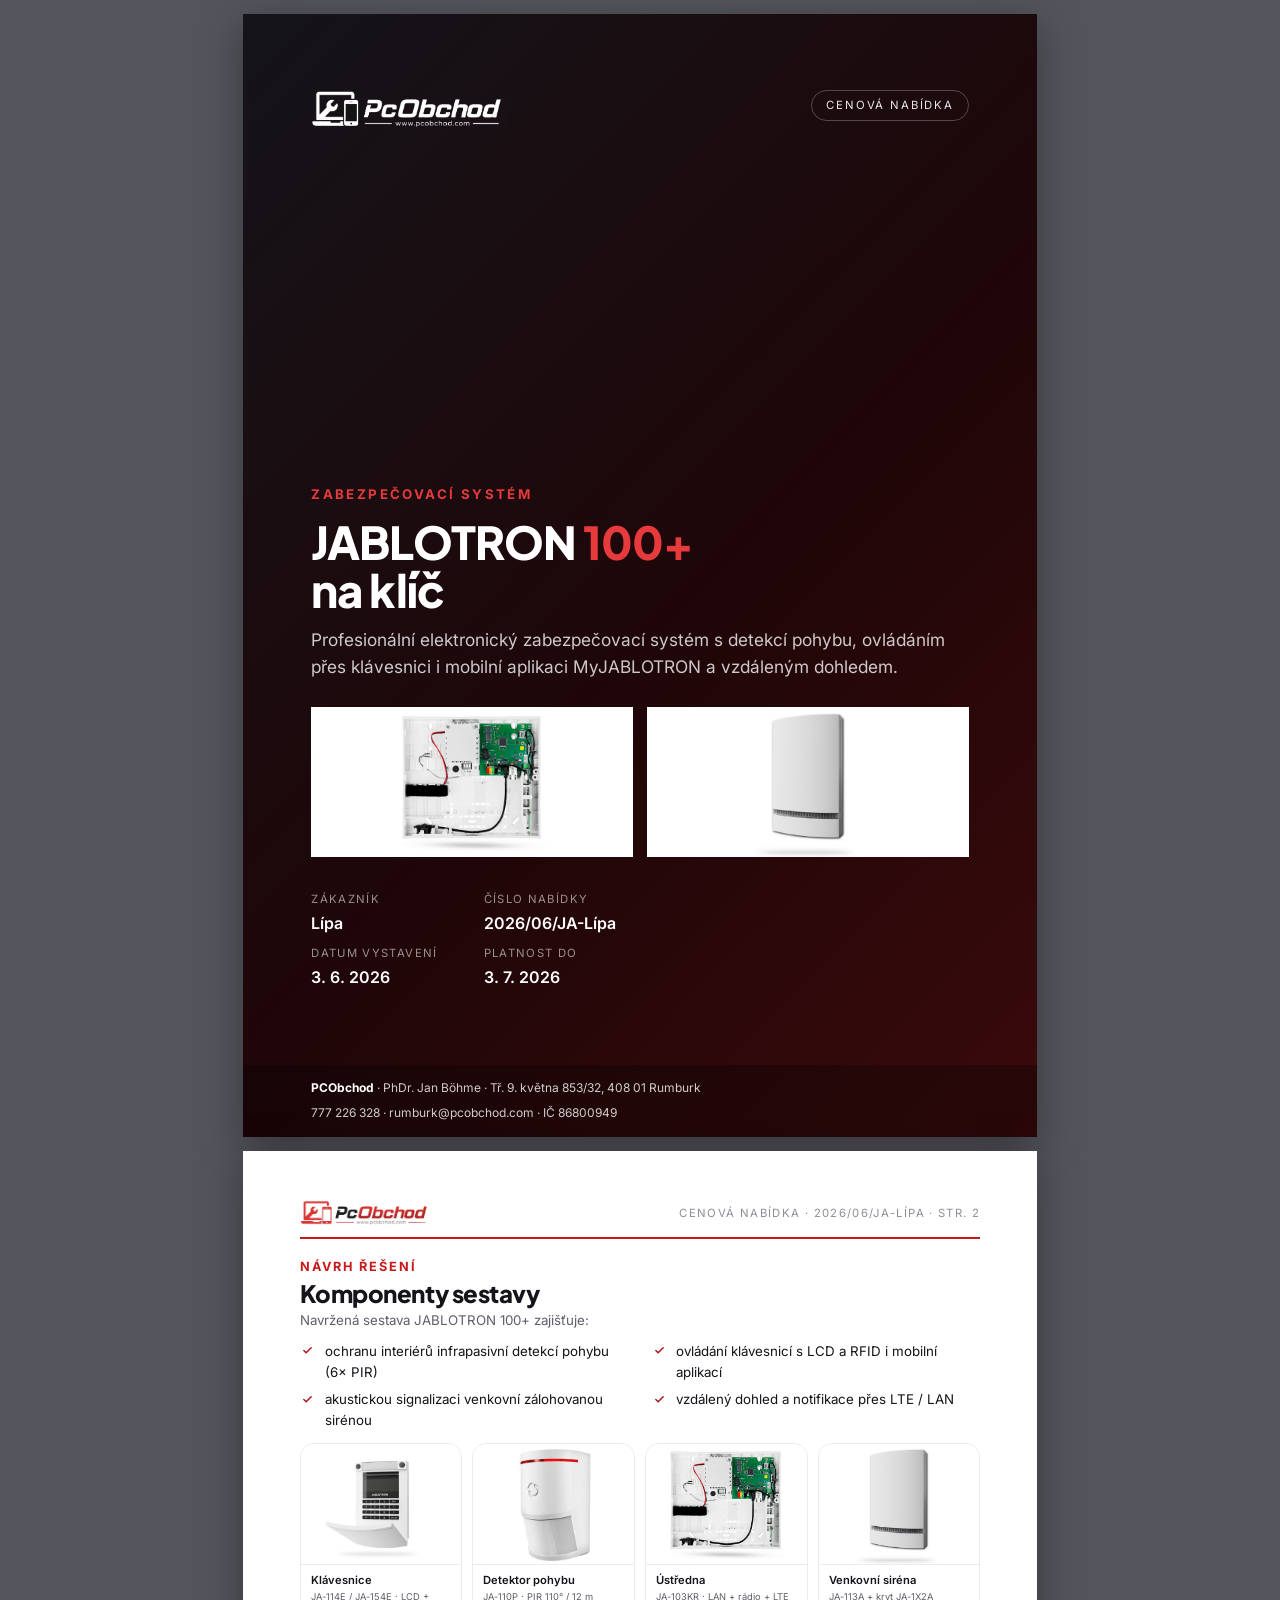
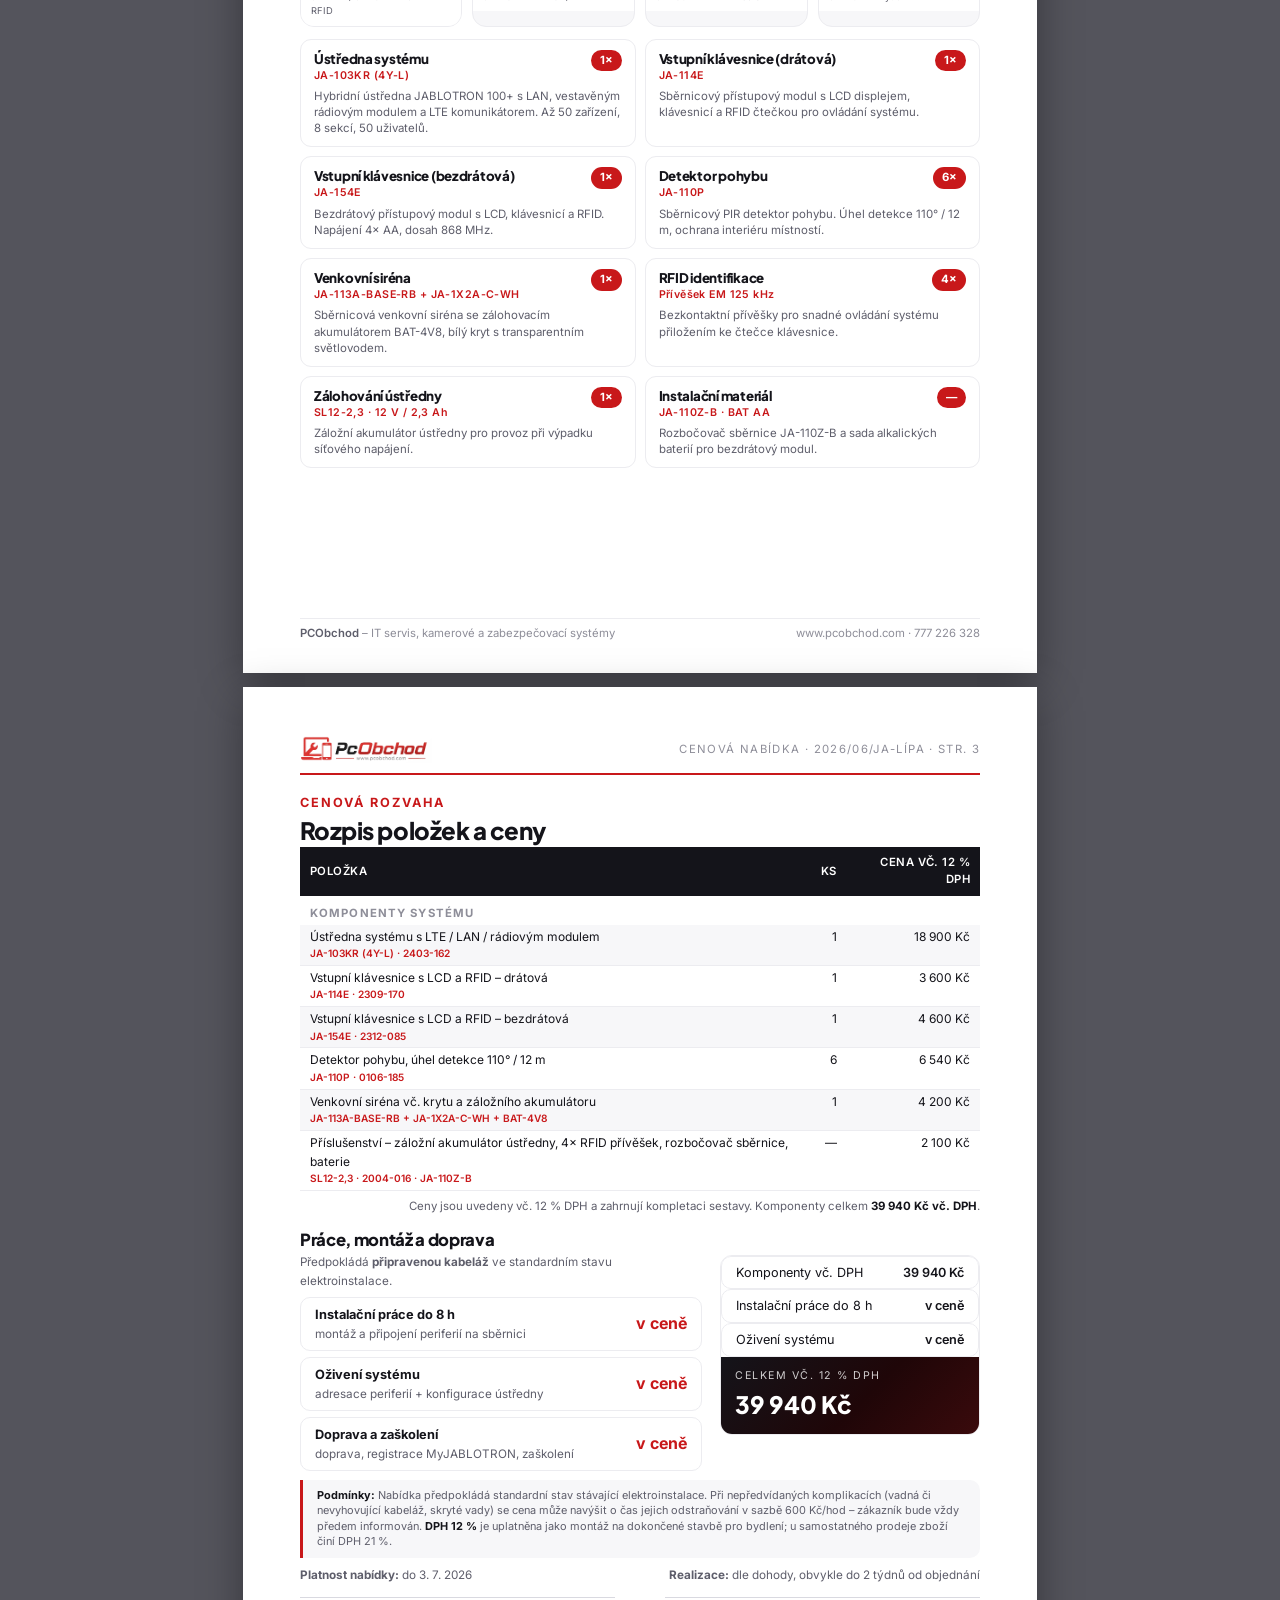
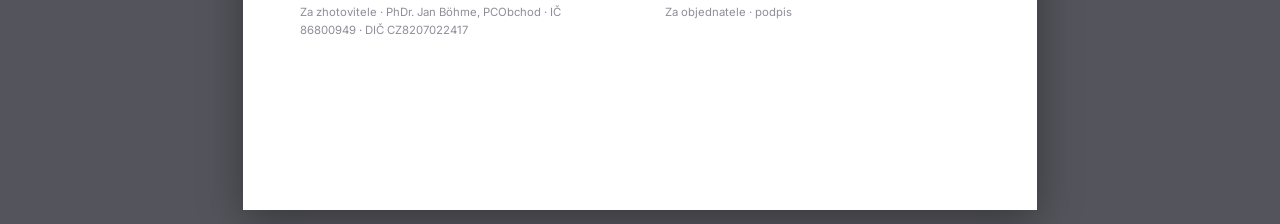
<file: nabidka/nabidka_jablotron_lipa.html>
<!DOCTYPE html>
<html lang="cs">
<head>
<meta charset="UTF-8">
<meta name="viewport" content="width=device-width, initial-scale=1.0">
<meta name="robots" content="noindex, nofollow">
<title>Cenová nabídka – Zabezpečovací systém JABLOTRON 100+ | PCObchod</title>
<link rel="preconnect" href="https://fonts.googleapis.com">
<link rel="preconnect" href="https://fonts.gstatic.com" crossorigin>
<link rel="stylesheet" href="https://fonts.googleapis.com/css2?family=Inter:wght@400;500;600;700&family=Plus+Jakarta+Sans:wght@600;700;800&display=swap">
<style>
:root{
  --primary:#c8181a; --primary-dark:#9c0f11; --primary-light:#e63a3c;
  --ink:#14141a; --muted:#5e5e6b; --faint:#8e8e99;
  --bg:#ffffff; --bg-alt:#f7f7f9; --border:#ececf0; --border-strong:#d9d9e0;
  --grad-dark:linear-gradient(135deg,#14141a 0%,#1f0608 55%,#3a0a0c 100%);
  --grad-primary:linear-gradient(135deg,#c8181a 0%,#9c0f11 100%);
}
*{box-sizing:border-box;margin:0;padding:0}
body{font-family:"Inter",-apple-system,BlinkMacSystemFont,"Segoe UI",Roboto,sans-serif;color:var(--ink);background:#54545c;line-height:1.55;-webkit-font-smoothing:antialiased}
h1,h2,h3,h4{font-family:"Plus Jakarta Sans","Inter",sans-serif;line-height:1.12;letter-spacing:-0.02em;font-weight:800}
p{color:var(--muted)}
img{max-width:100%;display:block}

/* ---- Page frame (A4) ---- */
.page{
  position:relative;width:210mm;height:297mm;background:var(--bg);
  margin:14px auto;padding:13mm 15mm 9mm;overflow:hidden;
  box-shadow:0 10px 40px rgba(0,0,0,.35);
}
.page-foot{
  position:absolute;left:15mm;right:15mm;bottom:8mm;
  display:flex;justify-content:space-between;align-items:center;
  font-size:8.5pt;color:var(--faint);border-top:1px solid var(--border);padding-top:6px;
}
.page-foot strong{color:var(--muted);font-weight:600}

/* ---- Cover ---- */
.cover{background:var(--grad-dark);color:#fff;display:flex;flex-direction:column;padding:0}
.cover-inner{flex:1;display:flex;flex-direction:column;padding:20mm 18mm}
.cover-logo{height:42px;width:auto;filter:brightness(0) invert(1)}
.cover-top{display:flex;justify-content:space-between;align-items:flex-start}
.cover-badge{border:1px solid rgba(255,255,255,.28);border-radius:999px;padding:6px 14px;font-size:8.5pt;letter-spacing:.16em;text-transform:uppercase;color:#fff;opacity:.9}
.cover-mid{margin-top:auto}
.eyebrow{display:inline-block;color:var(--primary-light);font-weight:700;font-size:10pt;letter-spacing:.18em;text-transform:uppercase;margin-bottom:14px}
.cover h1{font-size:34pt;color:#fff;line-height:1.05}
.cover h1 .hl{color:var(--primary-light)}
.cover-sub{margin-top:14px;font-size:13pt;color:rgba(255,255,255,.78);max-width:60ch}
.cover-meta{margin-top:34px;display:grid;grid-template-columns:repeat(2,auto);gap:10px 46px;width:max-content}
.cover-meta .k{font-size:8.5pt;letter-spacing:.12em;text-transform:uppercase;color:rgba(255,255,255,.55)}
.cover-meta .v{font-size:12pt;font-weight:600;color:#fff;margin-top:2px}
.cover-foot{background:rgba(0,0,0,.28);padding:14px 18mm;display:flex;justify-content:space-between;align-items:center;font-size:9pt;color:rgba(255,255,255,.8);flex-wrap:wrap;gap:6px}
.cover-foot strong{color:#fff}
.cover-hero{margin-top:26px;display:grid;grid-template-columns:1fr 1fr;gap:14px}
.cover-hero .photo-slot{height:150px}

/* ---- Headings on inner pages ---- */
.brandbar{display:flex;justify-content:space-between;align-items:center;border-bottom:2px solid var(--primary);padding-bottom:9px;margin-bottom:14px}
.brandbar img{height:28px}
.brandbar .doc{text-align:right;font-size:8.5pt;color:var(--faint);text-transform:uppercase;letter-spacing:.12em}
.sec-eyebrow{color:var(--primary);font-weight:700;font-size:9.5pt;letter-spacing:.16em;text-transform:uppercase}
.sec-title{font-size:18pt;margin:3px 0 3px}
.sec-lead{color:var(--muted);font-size:10pt;max-width:70ch;margin-bottom:10px}

/* ---- Solution summary ---- */
.feat{display:grid;grid-template-columns:1fr 1fr;gap:7px 22px;margin:4px 0 12px}
.feat li{display:flex;gap:9px;font-size:10pt;color:var(--ink);align-items:flex-start}
.feat li::before{content:"";flex:none;width:16px;height:16px;margin-top:2px;border-radius:50%;background:var(--grad-primary);
  -webkit-mask:url("data:image/svg+xml;utf8,<svg xmlns='http://www.w3.org/2000/svg' viewBox='0 0 24 24' fill='none' stroke='white' stroke-width='3.2' stroke-linecap='round' stroke-linejoin='round'><path d='M20 6L9 17l-5-5'/></svg>") center/11px no-repeat;
  mask:url("data:image/svg+xml;utf8,<svg xmlns='http://www.w3.org/2000/svg' viewBox='0 0 24 24' fill='none' stroke='white' stroke-width='3.2' stroke-linecap='round' stroke-linejoin='round'><path d='M20 6L9 17l-5-5'/></svg>") center/11px no-repeat}

/* ---- Photo slots ---- */
.photos{display:grid;grid-template-columns:1fr 1fr;gap:14px;margin:4px 0 12px}
.photo-card{border:1px solid var(--border);border-radius:14px;overflow:hidden;background:var(--bg-alt)}
.photo-slot{position:relative;height:165px;background:#f0f0f3;display:flex;align-items:center;justify-content:center}
.photo-slot img{width:100%;height:100%;object-fit:contain;background:#fff}
.photo-ph{position:absolute;inset:0;display:none;flex-direction:column;align-items:center;justify-content:center;gap:8px;color:var(--faint);text-align:center;padding:16px;border:2px dashed var(--border-strong);border-radius:12px;margin:8px}
.photo-ph svg{width:30px;height:30px;opacity:.5}
.photo-ph span{font-size:9pt;line-height:1.4}
.photo-cap{padding:9px 14px;font-size:9pt;font-weight:600;color:var(--ink);background:#fff;border-top:1px solid var(--border)}
.photo-cap em{display:block;font-weight:400;color:var(--muted);font-style:normal;font-size:8pt}
.photos-4{grid-template-columns:repeat(4,1fr);gap:10px}
.photos-4 .photo-slot{height:120px}
.photos-4 .photo-cap{padding:7px 10px;font-size:8.4pt}
.photos-4 .photo-cap em{font-size:7pt;margin-top:1px}

/* ---- Component spec cards ---- */
.specs{display:grid;grid-template-columns:1fr 1fr;gap:9px}
.spec{border:1px solid var(--border);border-radius:11px;padding:10px 13px;background:#fff}
.spec .top{display:flex;justify-content:space-between;align-items:baseline;gap:8px}
.spec h4{font-size:10pt;color:var(--ink)}
.spec .qty{flex:none;font-size:8.5pt;font-weight:700;color:#fff;background:var(--primary);border-radius:999px;padding:2px 9px}
.spec .code{font-size:8pt;color:var(--primary);font-weight:600;letter-spacing:.04em;margin-top:1px}
.spec p{font-size:8.6pt;margin-top:4px;color:var(--muted);line-height:1.4}

/* ---- Price table ---- */
table{width:100%;border-collapse:collapse;font-size:9pt}
thead th{background:var(--ink);color:#fff;text-align:left;padding:7px 10px;font-size:8.5pt;letter-spacing:.04em;text-transform:uppercase;font-weight:600}
thead th.r{text-align:right}
tbody td{padding:3px 10px;border-bottom:1px solid var(--border);vertical-align:top}
tbody td.r{text-align:right;white-space:nowrap}
tbody tr:nth-child(even){background:var(--bg-alt)}
.it-code{color:var(--primary);font-weight:600;font-size:7.6pt;display:block}
.grp td{background:#fff !important;border-bottom:none;padding-top:8px;padding-bottom:2px}
.grp .lbl{font-size:8.5pt;letter-spacing:.1em;text-transform:uppercase;color:var(--faint);font-weight:700}

.sum{margin-top:12px;margin-left:auto;width:62%;border:1px solid var(--border);border-radius:12px;overflow:hidden}
.sum .row{display:flex;justify-content:space-between;padding:6px 14px;font-size:9.5pt;border-bottom:1px solid var(--border)}
.sum .row span{color:var(--muted)}
.sum .row b{font-weight:600}
.sum .row.work span{color:var(--ink)}
.sum .total{background:var(--grad-dark);color:#fff;padding:11px 14px;display:flex;flex-direction:column;align-items:flex-start;gap:2px;border-bottom:none}
.sum .total .t-lbl{font-size:8pt;letter-spacing:.14em;text-transform:uppercase;opacity:.8}
.sum .total .t-val{font-size:18pt;font-weight:800;font-family:"Plus Jakarta Sans",sans-serif;white-space:nowrap}

.work-list{margin:6px 0 0;display:grid;gap:6px}
.work{display:flex;justify-content:space-between;gap:14px;border:1px solid var(--border);border-radius:10px;padding:7px 14px}
.work .wt{font-size:8.8pt}
.work .wt b{display:block;color:var(--ink);font-size:9.6pt;font-weight:700}
.work .wp{font-weight:700;white-space:nowrap;align-self:center}

.note{margin-top:9px;background:var(--bg-alt);border-left:3px solid var(--primary);border-radius:0 10px 10px 0;padding:8px 14px;font-size:8.2pt;color:var(--muted);line-height:1.42}
.note b{color:var(--ink)}
.valid{margin-top:8px;display:flex;justify-content:space-between;flex-wrap:wrap;gap:10px;font-size:8.8pt;color:var(--muted)}
.sign{margin-top:13px;display:grid;grid-template-columns:1fr 1fr;gap:50px}
.sign .line{border-top:1px solid var(--border-strong);padding-top:6px;font-size:8.5pt;color:var(--faint)}
.legal3{margin-top:11px;text-align:center;font-size:7.8pt;color:var(--faint);border-top:1px solid var(--border);padding-top:7px}

/* ---- Print ---- */
@media print{
  body{background:#fff}
  .page{margin:0;box-shadow:none;width:auto;min-height:auto;page-break-after:always}
  .page:last-child{page-break-after:auto}
  .toolbar{display:none}
  @page{size:A4;margin:0}
}
.toolbar{position:fixed;top:12px;right:12px;z-index:50;background:#fff;border-radius:10px;box-shadow:0 6px 20px rgba(0,0,0,.25);padding:8px;display:flex;gap:8px}
.toolbar button{font:600 9.5pt "Inter",sans-serif;border:none;border-radius:7px;padding:8px 14px;background:var(--primary);color:#fff;cursor:pointer}
.toolbar small{align-self:center;color:var(--muted);font-size:8pt;max-width:160px}
</style>
</head>
<body>

<!-- ============ STRANA 1 – ÚVODNÍ ============ -->
<section class="page cover">
  <div class="cover-inner">
    <div class="cover-top">
      <img class="cover-logo" src="../img/logo_new.png" alt="PCObchod">
      <span class="cover-badge">Cenová nabídka</span>
    </div>

    <div class="cover-mid">
      <span class="eyebrow">Zabezpečovací systém</span>
      <h1>JABLOTRON <span class="hl">100+</span><br>na klíč</h1>
      <p class="cover-sub">Profesionální elektronický zabezpečovací systém s detekcí pohybu, ovládáním přes klávesnici i mobilní aplikaci MyJABLOTRON a vzdáleným dohledem.</p>

      <div class="cover-hero">
        <div class="photo-slot">
          <img src="foto/ustredna.png" alt="Ústředna" onerror="this.style.display='none';this.nextElementSibling.style.display='flex';">
          <div class="photo-ph"><svg viewBox="0 0 24 24" fill="none" stroke="currentColor" stroke-width="1.6"><rect x="3" y="3" width="18" height="18" rx="2"/><circle cx="8.5" cy="8.5" r="1.5"/><path d="M21 15l-5-5L5 21"/></svg><span>foto/ustredna.png</span></div>
        </div>
        <div class="photo-slot">
          <img src="foto/sirena.png" alt="Siréna" onerror="this.style.display='none';this.nextElementSibling.style.display='flex';">
          <div class="photo-ph"><svg viewBox="0 0 24 24" fill="none" stroke="currentColor" stroke-width="1.6"><rect x="3" y="3" width="18" height="18" rx="2"/><circle cx="8.5" cy="8.5" r="1.5"/><path d="M21 15l-5-5L5 21"/></svg><span>foto/sirena.png</span></div>
        </div>
      </div>

      <div class="cover-meta">
        <div><div class="k">Zákazník</div><div class="v">Lípa</div></div>
        <div><div class="k">Číslo nabídky</div><div class="v">2026/06/JA-Lípa</div></div>
        <div><div class="k">Datum vystavení</div><div class="v">3. 6. 2026</div></div>
        <div><div class="k">Platnost do</div><div class="v">3. 7. 2026</div></div>
      </div>
    </div>
  </div>

  <div class="cover-foot">
    <div><strong>PCObchod</strong> · PhDr. Jan Böhme · Tř. 9. května 853/32, 408 01 Rumburk</div>
    <div>777 226 328 · rumburk@pcobchod.com · IČ 86800949</div>
  </div>
</section>

<!-- ============ STRANA 2 – KOMPONENTY ============ -->
<section class="page">
  <div class="brandbar">
    <img src="../img/logo_new.png" alt="PCObchod">
    <div class="doc">Cenová nabídka · 2026/06/JA-Lípa · str. 2</div>
  </div>

  <span class="sec-eyebrow">Návrh řešení</span>
  <h2 class="sec-title">Komponenty sestavy</h2>
  <p class="sec-lead">Navržená sestava JABLOTRON 100+ zajišťuje:</p>
  <ul class="feat">
    <li>ochranu interiérů infrapasivní detekcí pohybu (6× PIR)</li>
    <li>ovládání klávesnicí s LCD a RFID i mobilní aplikací</li>
    <li>akustickou signalizaci venkovní zálohovanou sirénou</li>
    <li>vzdálený dohled a notifikace přes LTE / LAN</li>
  </ul>

  <div class="photos photos-4">
    <div class="photo-card">
      <div class="photo-slot">
        <img src="foto/klavesnice.png" alt="Klávesnice" onerror="this.style.display='none';this.nextElementSibling.style.display='flex';">
        <div class="photo-ph"><svg viewBox="0 0 24 24" fill="none" stroke="currentColor" stroke-width="1.6"><rect x="3" y="3" width="18" height="18" rx="2"/><circle cx="8.5" cy="8.5" r="1.5"/><path d="M21 15l-5-5L5 21"/></svg><span>foto/klavesnice.png</span></div>
      </div>
      <div class="photo-cap">Klávesnice<em>JA-114E / JA-154E · LCD + RFID</em></div>
    </div>
    <div class="photo-card">
      <div class="photo-slot">
        <img src="foto/detektor.png" alt="Detektor pohybu" onerror="this.style.display='none';this.nextElementSibling.style.display='flex';">
        <div class="photo-ph"><svg viewBox="0 0 24 24" fill="none" stroke="currentColor" stroke-width="1.6"><rect x="3" y="3" width="18" height="18" rx="2"/><circle cx="8.5" cy="8.5" r="1.5"/><path d="M21 15l-5-5L5 21"/></svg><span>foto/detektor.png</span></div>
      </div>
      <div class="photo-cap">Detektor pohybu<em>JA-110P · PIR 110° / 12 m</em></div>
    </div>
    <div class="photo-card">
      <div class="photo-slot">
        <img src="foto/ustredna.png" alt="Ústředna JA-103KR" onerror="this.style.display='none';this.nextElementSibling.style.display='flex';">
        <div class="photo-ph"><svg viewBox="0 0 24 24" fill="none" stroke="currentColor" stroke-width="1.6"><rect x="3" y="3" width="18" height="18" rx="2"/><circle cx="8.5" cy="8.5" r="1.5"/><path d="M21 15l-5-5L5 21"/></svg><span>foto/ustredna.png</span></div>
      </div>
      <div class="photo-cap">Ústředna<em>JA-103KR · LAN + rádio + LTE</em></div>
    </div>
    <div class="photo-card">
      <div class="photo-slot">
        <img src="foto/sirena.png" alt="Venkovní siréna" onerror="this.style.display='none';this.nextElementSibling.style.display='flex';">
        <div class="photo-ph"><svg viewBox="0 0 24 24" fill="none" stroke="currentColor" stroke-width="1.6"><rect x="3" y="3" width="18" height="18" rx="2"/><circle cx="8.5" cy="8.5" r="1.5"/><path d="M21 15l-5-5L5 21"/></svg><span>foto/sirena.png</span></div>
      </div>
      <div class="photo-cap">Venkovní siréna<em>JA-113A + kryt JA-1X2A</em></div>
    </div>
  </div>

  <div class="specs">
    <div class="spec"><div class="top"><div><h4>Ústředna systému</h4><div class="code">JA-103KR (4Y-L)</div></div><span class="qty">1×</span></div><p>Hybridní ústředna JABLOTRON 100+ s LAN, vestavěným rádiovým modulem a LTE komunikátorem. Až 50 zařízení, 8 sekcí, 50 uživatelů.</p></div>
    <div class="spec"><div class="top"><div><h4>Vstupní klávesnice (drátová)</h4><div class="code">JA-114E</div></div><span class="qty">1×</span></div><p>Sběrnicový přístupový modul s LCD displejem, klávesnicí a RFID čtečkou pro ovládání systému.</p></div>
    <div class="spec"><div class="top"><div><h4>Vstupní klávesnice (bezdrátová)</h4><div class="code">JA-154E</div></div><span class="qty">1×</span></div><p>Bezdrátový přístupový modul s LCD, klávesnicí a RFID. Napájení 4× AA, dosah 868 MHz.</p></div>
    <div class="spec"><div class="top"><div><h4>Detektor pohybu</h4><div class="code">JA-110P</div></div><span class="qty">6×</span></div><p>Sběrnicový PIR detektor pohybu. Úhel detekce 110° / 12 m, ochrana interiéru místností.</p></div>
    <div class="spec"><div class="top"><div><h4>Venkovní siréna</h4><div class="code">JA-113A-BASE-RB + JA-1X2A-C-WH</div></div><span class="qty">1×</span></div><p>Sběrnicová venkovní siréna se zálohovacím akumulátorem BAT-4V8, bílý kryt s transparentním světlovodem.</p></div>
    <div class="spec"><div class="top"><div><h4>RFID identifikace</h4><div class="code">Přívěšek EM 125 kHz</div></div><span class="qty">4×</span></div><p>Bezkontaktní přívěšky pro snadné ovládání systému přiložením ke čtečce klávesnice.</p></div>
    <div class="spec"><div class="top"><div><h4>Zálohování ústředny</h4><div class="code">SL12-2,3 · 12 V / 2,3 Ah</div></div><span class="qty">1×</span></div><p>Záložní akumulátor ústředny pro provoz při výpadku síťového napájení.</p></div>
    <div class="spec"><div class="top"><div><h4>Instalační materiál</h4><div class="code">JA-110Z-B · BAT AA</div></div><span class="qty">—</span></div><p>Rozbočovač sběrnice JA-110Z-B a sada alkalických baterií pro bezdrátový modul.</p></div>
  </div>

  <div class="page-foot"><div><strong>PCObchod</strong> – IT servis, kamerové a zabezpečovací systémy</div><div>www.pcobchod.com · 777 226 328</div></div>
</section>

<!-- ============ STRANA 3 – CENOVKY ============ -->
<section class="page">
  <div class="brandbar">
    <img src="../img/logo_new.png" alt="PCObchod">
    <div class="doc">Cenová nabídka · 2026/06/JA-Lípa · str. 3</div>
  </div>

  <span class="sec-eyebrow">Cenová rozvaha</span>
  <h2 class="sec-title">Rozpis položek a ceny</h2>

  <table>
    <thead>
      <tr><th>Položka</th><th class="r">Ks</th><th class="r">Cena vč. 12 % DPH</th></tr>
    </thead>
    <tbody>
      <tr class="grp"><td colspan="3"><span class="lbl">Komponenty systému</span></td></tr>
      <tr><td>Ústředna systému s LTE / LAN / rádiovým modulem <span class="it-code">JA-103KR (4Y-L) · 2403-162</span></td><td class="r">1</td><td class="r">18 900 Kč</td></tr>
      <tr><td>Vstupní klávesnice s LCD a RFID – drátová <span class="it-code">JA-114E · 2309-170</span></td><td class="r">1</td><td class="r">3 600 Kč</td></tr>
      <tr><td>Vstupní klávesnice s LCD a RFID – bezdrátová <span class="it-code">JA-154E · 2312-085</span></td><td class="r">1</td><td class="r">4 600 Kč</td></tr>
      <tr><td>Detektor pohybu, úhel detekce 110° / 12 m <span class="it-code">JA-110P · 0106-185</span></td><td class="r">6</td><td class="r">6 540 Kč</td></tr>
      <tr><td>Venkovní siréna vč. krytu a záložního akumulátoru <span class="it-code">JA-113A-BASE-RB + JA-1X2A-C-WH + BAT-4V8</span></td><td class="r">1</td><td class="r">4 200 Kč</td></tr>
      <tr><td>Příslušenství – záložní akumulátor ústředny, 4× RFID přívěšek, rozbočovač sběrnice, baterie <span class="it-code">SL12-2,3 · 2004-016 · JA-110Z-B</span></td><td class="r">—</td><td class="r">2 100 Kč</td></tr>
    </tbody>
  </table>

  <div style="text-align:right;font-size:8.6pt;color:var(--muted);margin-top:7px">Ceny jsou uvedeny vč. 12 % DPH a zahrnují kompletaci sestavy. Komponenty celkem <b style="color:var(--ink)">39 940 Kč vč. DPH</b>.</div>

  <div style="display:grid;grid-template-columns:1.55fr 1fr;gap:18px;margin-top:15px;align-items:start">
    <div>
      <h3 style="margin:0 0 4px;font-size:12.5pt">Práce, montáž a doprava</h3>
      <p style="font-size:8.8pt;color:var(--muted);margin-bottom:7px">Předpokládá <b>připravenou kabeláž</b> ve standardním stavu elektroinstalace.</p>
      <div class="work-list">
        <div class="work"><div class="wt"><b>Instalační práce do 8 h</b><span style="color:var(--muted)">montáž a připojení periferií na sběrnici</span></div><div class="wp" style="color:var(--primary)">v ceně</div></div>
        <div class="work"><div class="wt"><b>Oživení systému</b><span style="color:var(--muted)">adresace periferií + konfigurace ústředny</span></div><div class="wp" style="color:var(--primary)">v ceně</div></div>
        <div class="work"><div class="wt"><b>Doprava a zaškolení</b><span style="color:var(--muted)">doprava, registrace MyJABLOTRON, zaškolení</span></div><div class="wp" style="color:var(--primary)">v ceně</div></div>
      </div>
    </div>
    <div class="sum" style="width:100%;margin-top:24px">
      <div class="row work"><span>Komponenty vč. DPH</span><b>39 940 Kč</b></div>
      <div class="row work"><span>Instalační práce do 8 h</span><b>v ceně</b></div>
      <div class="row work"><span>Oživení systému</span><b>v ceně</b></div>
      <div class="total"><span class="t-lbl">Celkem vč. 12 % DPH</span><span class="t-val">39 940 Kč</span></div>
    </div>
  </div>

  <div class="note">
    <b>Podmínky:</b> Nabídka předpokládá standardní stav stávající elektroinstalace. Při nepředvídaných komplikacích (vadná či nevyhovující kabeláž, skryté vady) se cena může navýšit o čas jejich odstraňování v sazbě 600 Kč/hod – zákazník bude vždy předem informován. <b>DPH 12 %</b> je uplatněna jako montáž na dokončené stavbě pro bydlení; u samostatného prodeje zboží činí DPH 21 %.
  </div>

  <div class="valid">
    <div><b>Platnost nabídky:</b> do 3. 7. 2026</div>
    <div><b>Realizace:</b> dle dohody, obvykle do 2 týdnů od objednání</div>
  </div>

  <div class="sign">
    <div class="line">Za zhotovitele · PhDr. Jan Böhme, PCObchod · IČ 86800949 · DIČ CZ8207022417</div>
    <div class="line">Za objednatele · podpis</div>
  </div>
</section>

</body>
</html>
</file>
<file: css/style.css>
/* ---------- Tokens ---------- */
:root {
    --primary: #c8181a;
    --primary-dark: #9c0f11;
    --primary-light: #e63a3c;
    --primary-glow: rgba(200, 24, 26, 0.45);
    --accent: #c8181a;

    --bg: #ffffff;
    --bg-alt: #f7f7f9;
    --bg-soft: #fafafb;
    --bg-dark: #14141a;
    --bg-darker: #0a0a0e;

    --text: #14141a;
    --text-muted: #5e5e6b;
    --text-faint: #8e8e99;

    --border: #ececf0;
    --border-strong: #d9d9e0;

    --shadow-xs: 0 1px 2px rgba(20, 20, 26, 0.05);
    --shadow-sm: 0 2px 8px rgba(20, 20, 26, 0.06), 0 1px 2px rgba(20, 20, 26, 0.04);
    --shadow-md: 0 12px 28px -8px rgba(20, 20, 26, 0.14), 0 4px 10px -2px rgba(20, 20, 26, 0.06);
    --shadow-lg: 0 30px 60px -20px rgba(20, 20, 26, 0.25), 0 8px 24px -4px rgba(20, 20, 26, 0.08);
    --shadow-red: 0 10px 28px -8px rgba(200, 24, 26, 0.55);
    --shadow-red-sm: 0 4px 14px -2px rgba(200, 24, 26, 0.35);

    --radius-sm: 8px;
    --radius: 12px;
    --radius-lg: 18px;
    --radius-xl: 24px;

    --container: 1100px;
    --transition: 0.25s cubic-bezier(0.4, 0, 0.2, 1);
    --transition-slow: 0.45s cubic-bezier(0.4, 0, 0.2, 1);

    --grad-primary: linear-gradient(135deg, #c8181a 0%, #9c0f11 100%);
    --grad-primary-soft: linear-gradient(135deg, rgba(200, 24, 26, 0.08), rgba(200, 24, 26, 0.02));
    --grad-dark: linear-gradient(135deg, #14141a 0%, #1f0608 55%, #3a0a0c 100%);
}

* { box-sizing: border-box; margin: 0; padding: 0; }

html { scroll-behavior: smooth; scroll-padding-top: 112px; }

body {
    font-family: "Inter", -apple-system, BlinkMacSystemFont, "Segoe UI", Roboto, sans-serif;
    color: var(--text);
    background: var(--bg);
    line-height: 1.65;
    -webkit-font-smoothing: antialiased;
    -moz-osx-font-smoothing: grayscale;
    text-rendering: optimizeLegibility;
    font-feature-settings: "cv02", "cv03", "cv04", "cv11";
}

img, iframe, svg { max-width: 100%; display: block; }

a { color: var(--primary); text-decoration: none; transition: color var(--transition); }
a:hover { color: var(--primary-dark); }

ul { list-style: none; }

::selection { background: var(--primary); color: #fff; }

h1, h2, h3, h4 {
    font-family: "Plus Jakarta Sans", "Inter", -apple-system, sans-serif;
    line-height: 1.15;
    color: var(--text);
    font-weight: 800;
    letter-spacing: -0.025em;
}
h1 { font-size: clamp(1.9rem, 4vw, 2.75rem); font-weight: 800; letter-spacing: -0.03em; }
h2 { font-size: clamp(1.5rem, 2.6vw, 2rem); margin-bottom: 0.7rem; letter-spacing: -0.025em; }
h3 { font-size: 1.22rem; margin-bottom: 0.5rem; font-weight: 700; letter-spacing: -0.015em; }
h4 { font-size: 1rem; margin-bottom: 0.75rem; font-weight: 700; }

p { color: var(--text-muted); }

.container {
    max-width: var(--container);
    margin: 0 auto;
    padding: 0 28px;
}

.eyebrow {
    display: inline-flex;
    align-items: center;
    gap: 0.5rem;
    font-size: 0.75rem;
    font-weight: 700;
    text-transform: uppercase;
    letter-spacing: 0.14em;
    color: var(--primary);
    margin-bottom: 0.8rem;
    padding: 0.4rem 0.85rem;
    background: rgba(200, 24, 26, 0.08);
    border-radius: 999px;
    border: 1px solid rgba(200, 24, 26, 0.15);
}
.eyebrow::before {
    content: "";
    width: 6px;
    height: 6px;
    border-radius: 50%;
    background: var(--primary);
    box-shadow: 0 0 0 3px rgba(200, 24, 26, 0.2);
}

.lead {
    font-size: 1.15rem;
    color: var(--text-muted);
    max-width: 60ch;
    line-height: 1.65;
}

.accent {
    color: var(--primary);
    position: relative;
    display: inline-block;
}

/* ---------- Buttons ---------- */
.btn {
    display: inline-flex;
    align-items: center;
    justify-content: center;
    gap: 0.5rem;
    padding: 0.9rem 1.65rem;
    font-weight: 600;
    font-family: inherit;
    border-radius: var(--radius-sm);
    border: 2px solid transparent;
    cursor: pointer;
    font-size: 0.95rem;
    transition: transform var(--transition), background var(--transition), box-shadow var(--transition), color var(--transition), border-color var(--transition);
    text-align: center;
    position: relative;
    overflow: hidden;
    isolation: isolate;
}
.btn-sm { padding: 0.6rem 1.1rem; font-size: 0.85rem; }
.btn-primary {
    background: var(--grad-primary);
    color: #fff;
    box-shadow: var(--shadow-red);
}
.btn-primary::after {
    content: "";
    position: absolute;
    inset: 0;
    background: linear-gradient(135deg, var(--primary-light), var(--primary));
    opacity: 0;
    transition: opacity var(--transition);
    z-index: -1;
}
.btn-primary:hover {
    color: #fff;
    transform: translateY(-2px);
    box-shadow: 0 16px 34px -8px rgba(200, 24, 26, 0.65);
}
.btn-primary:hover::after { opacity: 1; }
.btn-primary:active { transform: translateY(0); }

.btn-ghost {
    background: transparent;
    color: var(--text);
    border-color: var(--border-strong);
}
.btn-ghost:hover {
    border-color: var(--primary);
    color: var(--primary);
    transform: translateY(-2px);
    background: rgba(200, 24, 26, 0.04);
}

.btn svg { width: 16px; height: 16px; }

/* ---------- Header ---------- */
.header {
    position: sticky;
    top: 0;
    z-index: 50;
    background: rgba(255, 255, 255, 0.85);
    backdrop-filter: saturate(180%) blur(14px);
    -webkit-backdrop-filter: saturate(180%) blur(14px);
    border-bottom: 1px solid var(--border);
    transition: box-shadow var(--transition), border-color var(--transition);
}
.header.scrolled {
    box-shadow: var(--shadow-sm);
    border-bottom-color: transparent;
}
.header::after {
    content: "";
    position: absolute;
    left: 0;
    right: 0;
    bottom: -1px;
    height: 2px;
    background: var(--grad-primary);
    transform: scaleX(0);
    transform-origin: left;
    transition: transform var(--transition-slow);
}
.header.scrolled::after { transform: scaleX(1); }
.header-inner {
    display: flex;
    align-items: center;
    justify-content: space-between;
    height: 96px;
    position: relative;
}
.header-left {
    display: flex;
    align-items: center;
    gap: 1rem;
}
.header-social {
    display: inline-flex;
    gap: 0.4rem;
}
.social-btn-light {
    width: 38px;
    height: 38px;
    background: rgba(200, 24, 26, 0.08);
    border: 1.5px solid rgba(200, 24, 26, 0.15);
    color: var(--primary);
}
.social-btn-light:hover {
    background: var(--primary);
    color: #fff;
    border-color: var(--primary);
    transform: translateY(-2px);
}
.social-btn-light svg { width: 18px; height: 18px; }
.logo {
    display: inline-flex;
    align-items: center;
    gap: 0.5rem;
    transition: transform var(--transition);
}
.logo:hover { transform: scale(1.02); }
.logo img {
    height: 72px;
    width: auto;
    display: block;
}
.logo-light {
    display: inline-block;
    margin-bottom: 1rem;
    filter: brightness(0) invert(1);
}
.logo-light img { height: 56px; }

.nav {
    display: flex;
    align-items: center;
    gap: 0.4rem;
}
.nav a {
    color: var(--text);
    font-weight: 500;
    font-size: 0.95rem;
    padding: 0.55rem 1rem;
    border-radius: var(--radius-sm);
    transition: all var(--transition);
    position: relative;
}
.nav a:not(.btn)::after {
    content: "";
    position: absolute;
    bottom: 0.3rem;
    left: 1rem;
    right: 1rem;
    height: 2px;
    background: var(--primary);
    border-radius: 2px;
    transform: scaleX(0);
    transform-origin: center;
    transition: transform var(--transition);
}
.nav a:not(.btn):hover {
    color: var(--primary);
}
.nav a:not(.btn):hover::after,
.nav a:not(.btn).active::after {
    transform: scaleX(1);
}
.nav a.btn { color: #fff; margin-left: 0.5rem; }
.nav a.btn:not(.btn-primary) { color: var(--text); }

.nav-toggle {
    display: none;
    background: none;
    border: 0;
    cursor: pointer;
    width: 44px;
    height: 44px;
    flex-direction: column;
    justify-content: center;
    align-items: center;
    gap: 5px;
    border-radius: var(--radius-sm);
    transition: background var(--transition);
}
.nav-toggle:hover { background: var(--bg-alt); }
.nav-toggle span {
    display: block;
    width: 22px;
    height: 2px;
    background: var(--text);
    border-radius: 2px;
    transition: transform var(--transition), opacity var(--transition);
}

/* ---------- Hero ---------- */
.hero {
    padding: 3.5rem 0 3.5rem;
    background: #fff;
    color: var(--text);
    overflow: hidden;
    position: relative;
    border-bottom: 1px solid var(--border);
}
.hero::before {
    content: "";
    position: absolute;
    inset: 0;
    background:
        radial-gradient(ellipse 60% 50% at 50% 0%, rgba(200, 24, 26, 0.06), transparent 70%);
    pointer-events: none;
}
.hero::after {
    content: "";
    position: absolute;
    inset: 0;
    background-image:
        radial-gradient(circle at 1px 1px, rgba(20, 20, 26, 0.05) 1px, transparent 0);
    background-size: 28px 28px;
    pointer-events: none;
    mask-image: radial-gradient(ellipse at center, black 20%, transparent 65%);
    -webkit-mask-image: radial-gradient(ellipse at center, black 20%, transparent 65%);
}
.hero .container { position: relative; z-index: 1; }
.hero .accent {
    color: var(--primary);
}

.hero-inner {
    display: grid;
    grid-template-columns: 1.25fr 0.75fr;
    gap: 3rem;
    align-items: center;
}
.hero-text h1 { margin-bottom: 1rem; }
.hero-text .lead { margin-bottom: 1.5rem; font-size: 1.05rem; max-width: 52ch; }
.hero-cta {
    display: flex;
    gap: 0.75rem;
    flex-wrap: wrap;
}
.hero-aside {
    background: #fff;
    border: 1px solid var(--border);
    border-radius: var(--radius-lg);
    box-shadow: var(--shadow-md);
    padding: 1.5rem 1.75rem;
    position: relative;
    overflow: hidden;
}
.hero-aside::before {
    content: "";
    position: absolute;
    top: 0; left: 0; right: 0;
    height: 3px;
    background: var(--grad-primary);
}

/* ---------- Sections ---------- */
.section { padding: 4rem 0; position: relative; }
.section-alt {
    background: var(--bg-alt);
    position: relative;
}
.section-alt::before {
    content: "";
    position: absolute;
    top: 0; left: 0; right: 0;
    height: 1px;
    background: linear-gradient(90deg, transparent, var(--border-strong), transparent);
}

.section-head {
    text-align: center;
    max-width: 700px;
    margin: 0 auto 2.25rem;
}
.section-head .eyebrow { margin-bottom: 0.9rem; }
.section-head .lead, .section-head p {
    margin: 0.6rem auto 0;
}

/* ---------- Grids ---------- */
.grid {
    display: grid;
    gap: 1.25rem;
}
.grid-3 { grid-template-columns: repeat(3, 1fr); }
.grid-4 { grid-template-columns: repeat(4, 1fr); }
.grid-services { grid-template-columns: repeat(3, 1fr); }

.service-card,
.value-card {
    background: #fff;
    border: 1px solid var(--border);
    border-radius: var(--radius-lg);
    padding: 1.5rem;
    transition: transform var(--transition), box-shadow var(--transition), border-color var(--transition);
    position: relative;
    overflow: hidden;
}
.service-card::before,
.value-card::before {
    content: "";
    position: absolute;
    top: 0; left: 0;
    width: 100%;
    height: 3px;
    background: var(--grad-primary);
    transform: scaleX(0);
    transform-origin: left;
    transition: transform var(--transition-slow);
    z-index: 2;
}
.service-card:hover::before,
.value-card:hover::before { transform: scaleX(1); }

.service-card:hover,
.value-card:hover {
    transform: translateY(-6px);
    box-shadow: var(--shadow-lg);
    border-color: transparent;
}
.service-card-image {
    padding: 0;
    overflow: hidden;
    display: flex;
    flex-direction: column;
}
.service-card-image .service-image {
    aspect-ratio: 900/872;
    background: var(--bg-alt);
    overflow: hidden;
    position: relative;
}
.service-card-image .service-image::after {
    content: "";
    position: absolute;
    inset: 0;
    background: linear-gradient(180deg, transparent 60%, rgba(20, 20, 26, 0.08));
    pointer-events: none;
    opacity: 0;
    transition: opacity var(--transition);
}
.service-card-image:hover .service-image::after { opacity: 1; }
.service-card-image .service-image img {
    width: 100%;
    height: 100%;
    object-fit: cover;
    display: block;
    transition: transform 0.6s cubic-bezier(0.4, 0, 0.2, 1);
}
.service-card-image:hover .service-image img {
    transform: scale(1.06);
}
.service-card-image .service-body {
    padding: 1.25rem 1.5rem 1.5rem;
}
.service-card-image h3 {
    margin-bottom: 0.55rem;
}
.service-icon {
    width: 56px; height: 56px;
    display: grid; place-items: center;
    background: var(--grad-primary);
    color: #fff;
    border-radius: var(--radius);
    font-size: 1.6rem;
    margin-bottom: 1rem;
    box-shadow: var(--shadow-red-sm);
}
.service-card p,
.value-card p { margin-bottom: 0; }

/* ---------- Steps ---------- */
.steps {
    display: grid;
    grid-template-columns: repeat(4, 1fr);
    gap: 1.1rem;
    position: relative;
    counter-reset: step;
    list-style: none;
    padding-left: 0;
}
.steps::before {
    content: "";
    position: absolute;
    top: 46px;
    left: 12%;
    right: 12%;
    height: 2px;
    background: repeating-linear-gradient(90deg, var(--border-strong) 0 6px, transparent 6px 12px);
    z-index: 0;
}
.steps li {
    background: #fff;
    border: 1px solid var(--border);
    border-radius: var(--radius-lg);
    padding: 1.5rem 1.35rem 1.4rem;
    position: relative;
    transition: transform var(--transition), box-shadow var(--transition), border-color var(--transition);
    z-index: 1;
}
.steps li:hover {
    transform: translateY(-4px);
    box-shadow: var(--shadow-md);
    border-color: transparent;
}
.steps li h3 {
    margin-top: 0.6rem;
}
.step-num {
    display: inline-grid;
    place-items: center;
    width: 44px; height: 44px;
    background: var(--grad-primary);
    color: #fff;
    border-radius: 50%;
    font-weight: 800;
    font-family: "Plus Jakarta Sans", "Inter", sans-serif;
    font-size: 1.15rem;
    box-shadow: var(--shadow-red), 0 0 0 6px #fff;
    position: relative;
}
.section-alt .step-num { box-shadow: var(--shadow-red), 0 0 0 6px var(--bg-alt); }

/* ---------- Split (services detail) ---------- */
.split {
    display: grid;
    grid-template-columns: 1.2fr 0.8fr;
    gap: 2.5rem;
    align-items: start;
}
.split-text h2 { margin-bottom: 1.25rem; }
.split-text p { margin-bottom: 1rem; }

.about-text {
    max-width: 820px;
    margin: 0 auto;
    text-align: center;
}
.about-text h2 { margin-bottom: 1.25rem; }
.about-text p {
    margin-bottom: 1rem;
    text-align: left;
}

.split-card {
    background: #fff;
    border: 1px solid var(--border);
    border-radius: var(--radius-lg);
    padding: 1.75rem;
    box-shadow: var(--shadow-md);
    position: sticky;
    top: 92px;
    overflow: hidden;
}
.split-card::before {
    content: "";
    position: absolute;
    top: 0; left: 0; right: 0;
    height: 4px;
    background: var(--grad-primary);
}
.split-card h4 {
    font-size: 0.8rem;
    text-transform: uppercase;
    letter-spacing: 0.12em;
    color: var(--text-muted);
    margin-bottom: 1.25rem;
    font-weight: 700;
}

.stats-list li {
    display: flex;
    justify-content: space-between;
    align-items: center;
    padding: 1rem 0;
    border-bottom: 1px solid var(--border);
}
.stats-list li:last-child { border-bottom: 0; }
.stats-list strong {
    font-size: 1.55rem;
    color: var(--text);
    font-family: "Plus Jakarta Sans", sans-serif;
    font-weight: 800;
    letter-spacing: -0.02em;
    background: var(--grad-primary);
    -webkit-background-clip: text;
    background-clip: text;
    -webkit-text-fill-color: transparent;
}
.stats-list span { color: var(--text-muted); font-size: 0.9rem; }

/* ---------- CTA box ---------- */
.cta-box {
    background: var(--grad-dark);
    color: #fff;
    border-radius: var(--radius-xl);
    padding: 2.25rem 2.5rem;
    display: flex;
    align-items: center;
    justify-content: space-between;
    gap: 2rem;
    flex-wrap: wrap;
    box-shadow: var(--shadow-lg);
    position: relative;
    overflow: hidden;
}
.cta-box::before {
    content: "";
    position: absolute;
    inset: 0;
    background:
        radial-gradient(circle at 85% 30%, rgba(200, 24, 26, 0.35), transparent 50%),
        radial-gradient(circle at 15% 80%, rgba(200, 24, 26, 0.15), transparent 45%);
    pointer-events: none;
}
.cta-box > * { position: relative; z-index: 1; }
.cta-box h2 { color: #fff; margin-bottom: 0.5rem; }
.cta-box p { color: rgba(255, 255, 255, 0.85); margin-top: 0.25rem; max-width: 50ch; }
.cta-actions {
    display: flex;
    flex-direction: column;
    gap: 0.75rem;
    align-items: stretch;
    min-width: 260px;
}
.cta-actions .btn { justify-content: flex-start; }
.social-btn {
    width: 44px;
    height: 44px;
    display: inline-grid;
    place-items: center;
    border-radius: 50%;
    transition: background var(--transition), border-color var(--transition), transform var(--transition), color var(--transition);
}
.social-btn svg { width: 20px; height: 20px; }
.cta-box .btn-primary {
    background: #fff;
    color: var(--primary);
    box-shadow: 0 10px 28px -8px rgba(0, 0, 0, 0.4);
}
.cta-box .btn-primary::after { display: none; }
.cta-box .btn-primary:hover {
    background: #fff;
    color: var(--primary-dark);
    transform: translateY(-2px);
    box-shadow: 0 16px 34px -8px rgba(0, 0, 0, 0.5);
}
.cta-box .btn-ghost {
    color: #fff;
    border-color: rgba(255, 255, 255, 0.35);
    background: rgba(255, 255, 255, 0.05);
}
.cta-box .btn-ghost:hover {
    background: rgba(255, 255, 255, 0.12);
    color: #fff;
    border-color: #fff;
}

/* ---------- Branches ---------- */
.branches {
    display: grid;
    grid-template-columns: 1fr 1fr;
    gap: 1.5rem;
}
.branch-card {
    background: #fff;
    border: 1px solid var(--border);
    border-radius: var(--radius-lg);
    padding: 1.75rem;
    box-shadow: var(--shadow-sm);
    display: flex;
    flex-direction: column;
    gap: 1.35rem;
    position: relative;
    overflow: hidden;
    transition: transform var(--transition), box-shadow var(--transition);
}
.branch-card:hover {
    transform: translateY(-4px);
    box-shadow: var(--shadow-lg);
}
.branch-card::before {
    content: "";
    position: absolute;
    top: 0; left: 0; right: 0;
    height: 4px;
    background: var(--grad-primary);
    z-index: 2;
}
.branch-photo {
    margin: -1.75rem -1.75rem 0;
    aspect-ratio: 4 / 3;
    overflow: hidden;
    background: var(--bg-alt);
}
.branch-photo img {
    width: 100%;
    height: 100%;
    object-fit: cover;
    object-position: center top;
    display: block;
    transition: transform 0.6s ease;
}
.branch-card:hover .branch-photo img {
    transform: scale(1.04);
}
.branch-head {
    display: flex;
    align-items: center;
    justify-content: space-between;
    gap: 1rem;
    border-bottom: 1px solid var(--border);
    padding-bottom: 1.1rem;
}
.branch-head h3 {
    margin: 0;
    font-size: 1.55rem;
    color: var(--text);
    font-weight: 800;
    display: inline-flex;
    align-items: center;
    gap: 0.6rem;
}
.branch-head h3::before {
    content: "";
    width: 8px;
    height: 8px;
    border-radius: 50%;
    background: var(--primary);
    box-shadow: 0 0 0 4px rgba(200, 24, 26, 0.18);
}
.branch-badge {
    background: rgba(200, 24, 26, 0.1);
    color: var(--primary);
    padding: 0.35rem 0.75rem;
    border-radius: 999px;
    font-size: 0.75rem;
    font-weight: 700;
    text-transform: uppercase;
    letter-spacing: 0.08em;
    white-space: nowrap;
}
.branch-row {
    display: flex;
    align-items: flex-start;
    gap: 1rem;
}
.branch-row strong {
    display: block;
    color: var(--text);
    font-weight: 700;
    font-size: 0.78rem;
    text-transform: uppercase;
    letter-spacing: 0.1em;
    margin-bottom: 0.35rem;
    color: var(--text-muted);
}
.branch-row p {
    color: var(--text);
    margin: 0;
    line-height: 1.55;
}
.branch-row a { color: var(--text); font-weight: 500; }
.branch-row a:hover { color: var(--primary); }
.branch-icon {
    flex-shrink: 0;
    width: 44px; height: 44px;
    display: grid; place-items: center;
    background: var(--grad-primary-soft);
    color: var(--primary);
    border-radius: var(--radius);
    border: 1px solid rgba(200, 24, 26, 0.15);
    transition: all var(--transition);
}
.branch-icon svg {
    width: 20px;
    height: 20px;
    stroke: currentColor;
    stroke-width: 2;
    fill: none;
    stroke-linecap: round;
    stroke-linejoin: round;
}
.branch-card:hover .branch-icon {
    background: var(--grad-primary);
    color: #fff;
    border-color: transparent;
    transform: scale(1.05);
    box-shadow: var(--shadow-red-sm);
}
.branch-business {
    background: var(--bg-alt);
    border-radius: var(--radius);
    padding: 1.1rem 1.2rem;
    display: flex;
    flex-direction: column;
    gap: 0.25rem;
    font-size: 0.88rem;
    color: var(--text-muted);
    border-left: 3px solid var(--primary);
}
.branch-business strong {
    color: var(--text);
    font-weight: 700;
    font-size: 0.98rem;
    margin-bottom: 0.25rem;
}
.branch-map {
    border-radius: var(--radius);
    overflow: hidden;
    border: 1px solid var(--border);
    aspect-ratio: 16 / 9;
    margin-top: auto;
    box-shadow: var(--shadow-xs);
    position: relative;
}
.branch-map iframe {
    width: 100%;
    height: 100%;
    border: 0;
    display: block;
    filter: saturate(0.85);
    transition: filter var(--transition);
}
.branch-card:hover .branch-map iframe { filter: saturate(1); }

.footer-small {
    font-size: 0.85rem;
    color: rgba(255, 255, 255, 0.55) !important;
    margin-top: 0.4rem;
}

/* ---------- Form ---------- */
.form-wrap {
    display: grid;
    grid-template-columns: 0.85fr 1.15fr;
    gap: 2.5rem;
    align-items: start;
}
.form-text { padding-top: 0.5rem; }

.form {
    background: #fff;
    border: 1px solid var(--border);
    border-radius: var(--radius-lg);
    padding: 1.75rem;
    box-shadow: var(--shadow-md);
    display: flex;
    flex-direction: column;
    gap: 1.1rem;
    position: relative;
    overflow: hidden;
}
.form::before {
    content: "";
    position: absolute;
    top: 0; left: 0; right: 0;
    height: 4px;
    background: var(--grad-primary);
}
.form-row {
    display: grid;
    grid-template-columns: 1fr 1fr;
    gap: 1rem;
}
.form label {
    display: flex;
    flex-direction: column;
    gap: 0.45rem;
    font-size: 0.88rem;
    font-weight: 600;
    color: var(--text);
}
.form input,
.form select,
.form textarea {
    width: 100%;
    padding: 0.85rem 1rem;
    border: 1.5px solid var(--border-strong);
    border-radius: 10px;
    font: inherit;
    font-size: 0.95rem;
    color: var(--text);
    background: #fff;
    transition: border-color var(--transition), box-shadow var(--transition), background var(--transition);
}
.form input:hover,
.form select:hover,
.form textarea:hover {
    border-color: var(--text-muted);
}
.form input:focus,
.form select:focus,
.form textarea:focus {
    outline: none;
    border-color: var(--primary);
    box-shadow: 0 0 0 4px rgba(200, 24, 26, 0.15);
    background: #fff;
}
.form textarea { resize: vertical; min-height: 120px; line-height: 1.55; }
.form .check {
    flex-direction: row;
    align-items: flex-start;
    gap: 0.65rem;
    font-weight: 400;
    color: var(--text-muted);
    font-size: 0.85rem;
    line-height: 1.5;
}
.form .check input {
    width: auto;
    margin-top: 0.2rem;
    accent-color: var(--primary);
}
.form-note {
    font-size: 0.78rem;
    color: var(--text-faint);
    text-align: center;
    font-style: italic;
}

/* ---------- Footer ---------- */
.footer {
    background: var(--bg-darker);
    color: rgba(255, 255, 255, 0.7);
    padding: 3.25rem 0 1.5rem;
    position: relative;
    overflow: hidden;
}
.footer::before {
    content: "";
    position: absolute;
    top: 0; left: 0; right: 0;
    height: 3px;
    background: var(--grad-primary);
}
.footer::after {
    content: "";
    position: absolute;
    inset: 0;
    background:
        radial-gradient(circle at 90% 0%, rgba(200, 24, 26, 0.12), transparent 40%);
    pointer-events: none;
}
.footer .container { position: relative; z-index: 1; }
.footer h4 {
    color: #fff;
    margin-bottom: 1.1rem;
    font-size: 0.85rem;
    text-transform: uppercase;
    letter-spacing: 0.1em;
    font-weight: 700;
}
.footer p, .footer a, .footer li { color: rgba(255, 255, 255, 0.7); }
.footer a { transition: color var(--transition); }
.footer a:hover { color: #fff; }
.footer-inner {
    display: grid;
    grid-template-columns: 1.4fr 1fr 1fr 1fr;
    gap: 2rem;
    padding-bottom: 2rem;
    border-bottom: 1px solid rgba(255, 255, 255, 0.1);
}
.footer-links li {
    margin-bottom: 0.55rem;
}
.footer-links a {
    display: inline-flex;
    align-items: center;
    gap: 0.4rem;
    transition: gap var(--transition), color var(--transition);
}
.footer-links a::before {
    content: "→";
    opacity: 0;
    transition: opacity var(--transition), transform var(--transition);
    transform: translateX(-4px);
}
.footer-links a:hover::before {
    opacity: 1;
    transform: translateX(0);
}
.footer-bottom {
    padding-top: 1.75rem;
    text-align: center;
    font-size: 0.83rem;
    color: rgba(255, 255, 255, 0.5);
}

/* ---------- Scroll reveal ---------- */
[data-reveal] {
    opacity: 0;
    transform: translateY(24px);
    transition: opacity 0.7s cubic-bezier(0.4, 0, 0.2, 1), transform 0.7s cubic-bezier(0.4, 0, 0.2, 1);
    transition-delay: var(--reveal-delay, 0ms);
}
[data-reveal].is-visible {
    opacity: 1;
    transform: translateY(0);
}
@media (prefers-reduced-motion: reduce) {
    [data-reveal] { opacity: 1; transform: none; transition: none; }
    .hero::before, .hero-blob { animation: none; }
}

/* ---------- Responsive ---------- */
@media (max-width: 980px) {
    .hero-inner { grid-template-columns: 1fr; gap: 2rem; }
    .hero-aside { max-width: 480px; }
    .grid-4 { grid-template-columns: repeat(2, 1fr); }
    .grid-3 { grid-template-columns: repeat(2, 1fr); }
    .grid-services { grid-template-columns: repeat(2, 1fr); }
    .steps { grid-template-columns: repeat(2, 1fr); }
    .steps::before { display: none; }
    .split, .form-wrap { grid-template-columns: 1fr; gap: 2rem; }
    .branches { grid-template-columns: 1fr; }
    .split-card { position: static; }
    .footer-inner { grid-template-columns: 1fr 1fr; }
    .cta-box { padding: 2.5rem; }
}

@media (max-width: 720px) {
    .nav-toggle { display: flex; }
    .header-inner { height: 72px; }
    .logo img { height: 54px; }
    .header-left { gap: 0.6rem; }
    .header-social { gap: 0.35rem; }
    .header-social .social-btn { width: 36px; height: 36px; }
    .header-social .social-btn svg { width: 16px; height: 16px; }
    .nav {
        position: absolute;
        top: 72px; left: 0; right: 0;
        flex-direction: column;
        align-items: stretch;
        gap: 0;
        background: #fff;
        border-bottom: 1px solid var(--border);
        padding: 0.75rem 1.5rem 1.5rem;
        box-shadow: var(--shadow-md);
        transform: translateY(-12px);
        opacity: 0;
        pointer-events: none;
        transition: transform var(--transition), opacity var(--transition);
    }
    .nav.open {
        transform: translateY(0);
        opacity: 1;
        pointer-events: auto;
    }
    .nav a {
        padding: 0.95rem 0;
        border-bottom: 1px solid var(--border);
        border-radius: 0;
    }
    .nav a:not(.btn)::after { display: none; }
    .nav a:last-child { border-bottom: 0; margin-top: 0.85rem; margin-left: 0; }
    .nav-toggle[aria-expanded="true"] span:nth-child(1) { transform: translateY(7px) rotate(45deg); }
    .nav-toggle[aria-expanded="true"] span:nth-child(2) { opacity: 0; }
    .nav-toggle[aria-expanded="true"] span:nth-child(3) { transform: translateY(-7px) rotate(-45deg); }

    .hero { padding: 2.5rem 0 3rem; }
    .section { padding: 3rem 0; }
    .grid-4, .grid-3, .grid-services, .steps, .form-row { grid-template-columns: 1fr; }
    .cta-box { padding: 2rem; flex-direction: column; align-items: flex-start; text-align: left; }
    .footer-inner { grid-template-columns: 1fr; gap: 2rem; padding-bottom: 2rem; }
    .branch-card { padding: 1.75rem; }
    .form { padding: 1.75rem; }
}

/* ---------- Banner EET 2.0 v úvodu (eet-systems.cz) ---------- */
.hero-eet {
    background:
        radial-gradient(120% 85% at 100% 0%, rgba(200, 24, 26, 0.38), transparent 58%),
        var(--grad-dark);
    border-color: transparent;
    box-shadow: var(--shadow-lg);
    color: #fff;
    padding: 1.6rem 1.75rem 1.75rem;
}
.hero-eet-top {
    display: flex;
    align-items: center;
    justify-content: space-between;
    gap: 0.75rem;
}
.hero-eet-top img { height: 50px; width: auto; }
.hero-eet-pill {
    font-size: 0.75rem;
    font-weight: 700;
    color: #f0585a;
    background: rgba(240, 88, 90, 0.14);
    border: 1px solid rgba(240, 88, 90, 0.35);
    padding: 0.3rem 0.7rem;
    border-radius: 999px;
    white-space: nowrap;
}
.hero-eet-title {
    color: #fff;
    font-size: 1.45rem;
    line-height: 1.2;
    margin: 1.1rem 0 0.6rem;
}
.hero-eet-title span { display: block; color: #f0585a; }
.hero-eet-text {
    color: rgba(255, 255, 255, 0.78);
    font-size: 0.93rem;
    line-height: 1.55;
    margin: 0 0 1rem;
}
.hero-eet-odpocet {
    display: flex;
    align-items: baseline;
    gap: 0.35rem;
    margin: 0 0 1.1rem;
    font-size: 0.9rem;
    color: rgba(255, 255, 255, 0.72);
}
.hero-eet-odpocet[hidden] { display: none; }
.hero-eet-odpocet strong {
    font-family: "Plus Jakarta Sans", "Inter", sans-serif;
    font-size: 1.5rem;
    font-weight: 800;
    color: #fff;
    letter-spacing: -0.02em;
}
.hero-eet-btn { width: 100%; }
</file>
